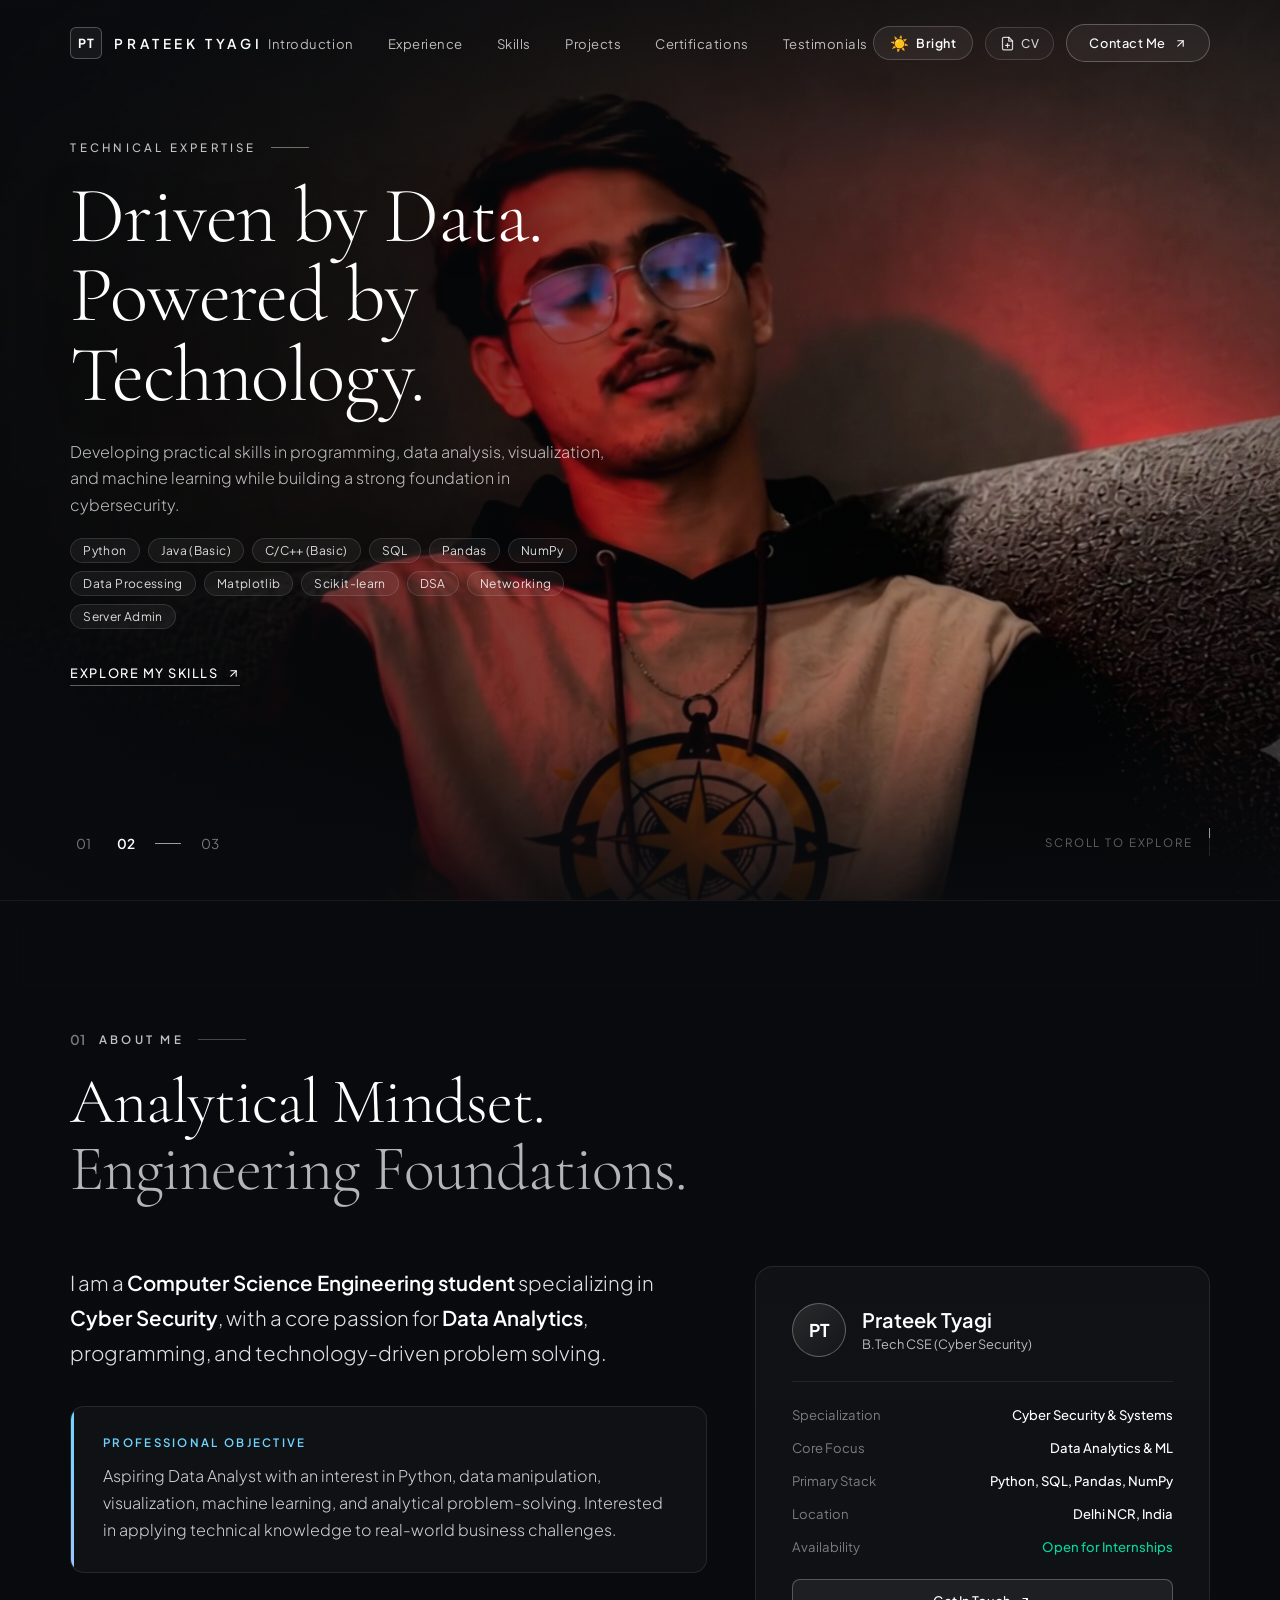
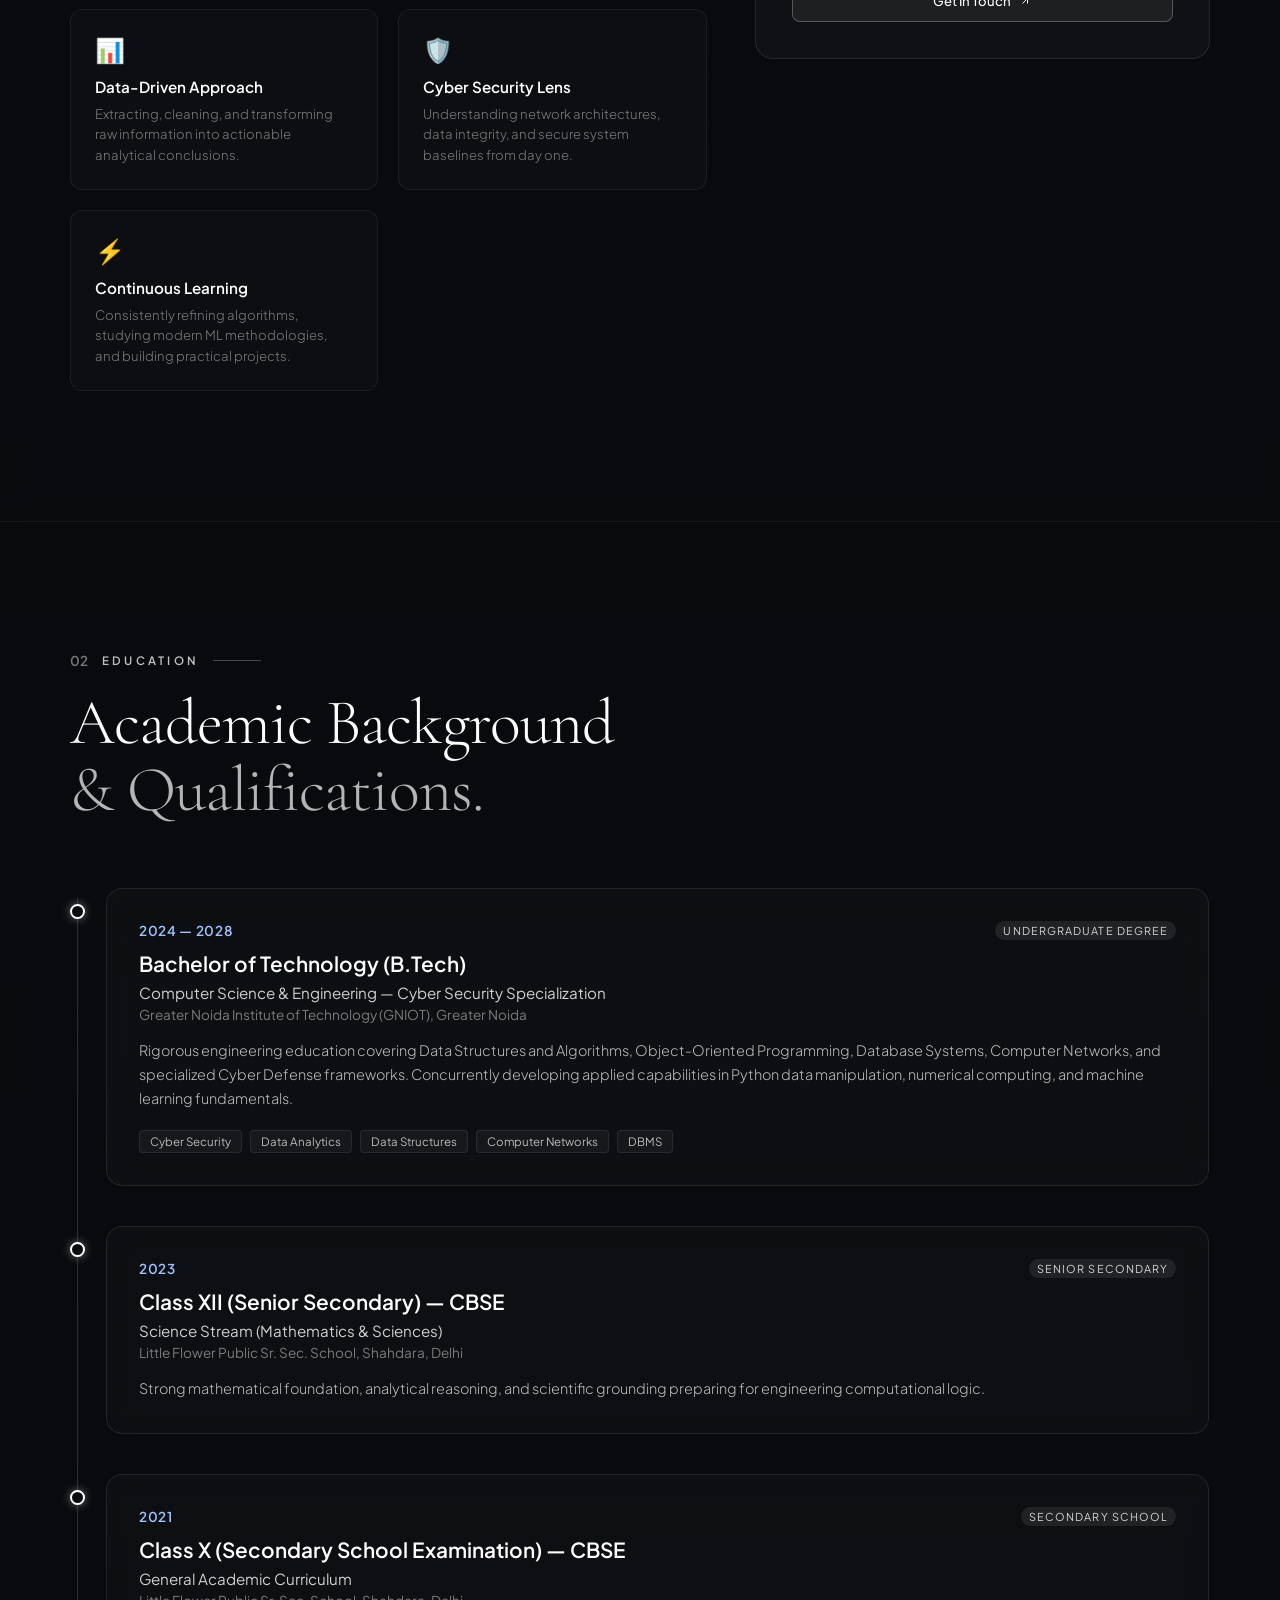
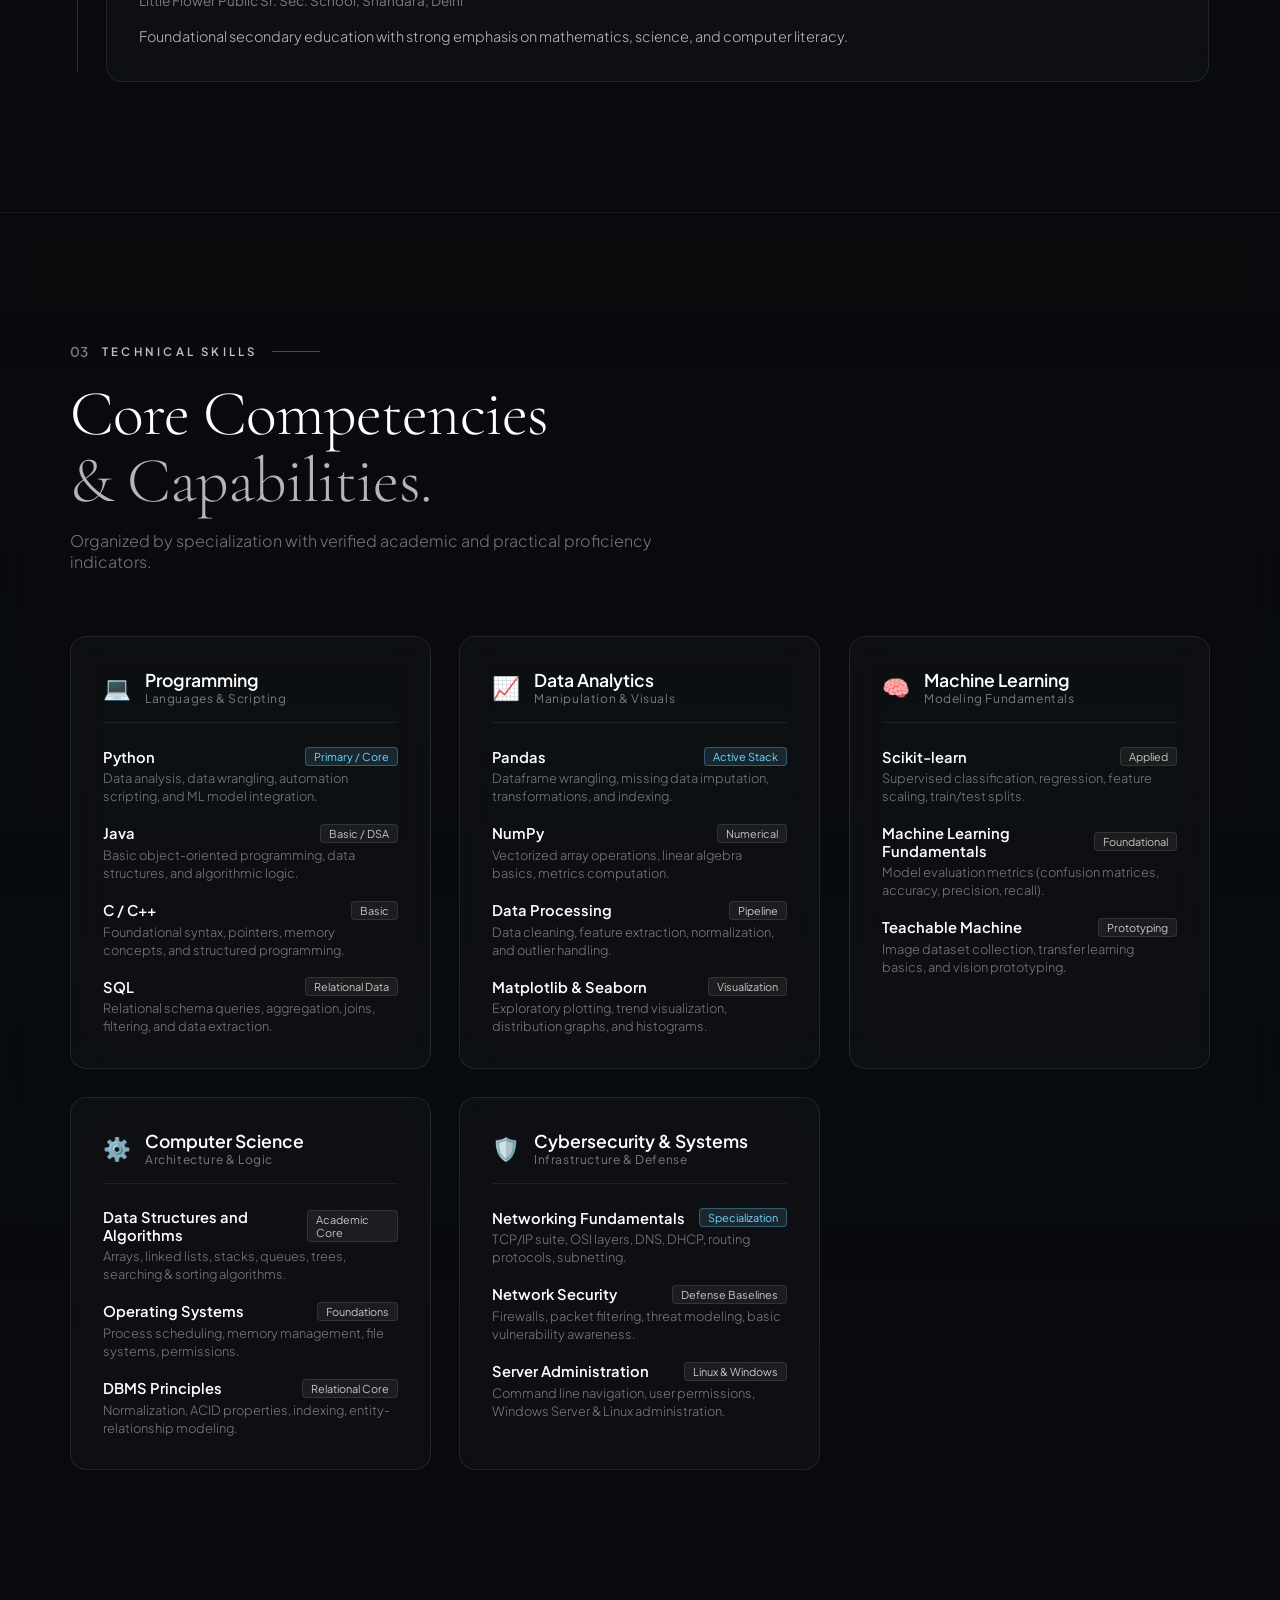
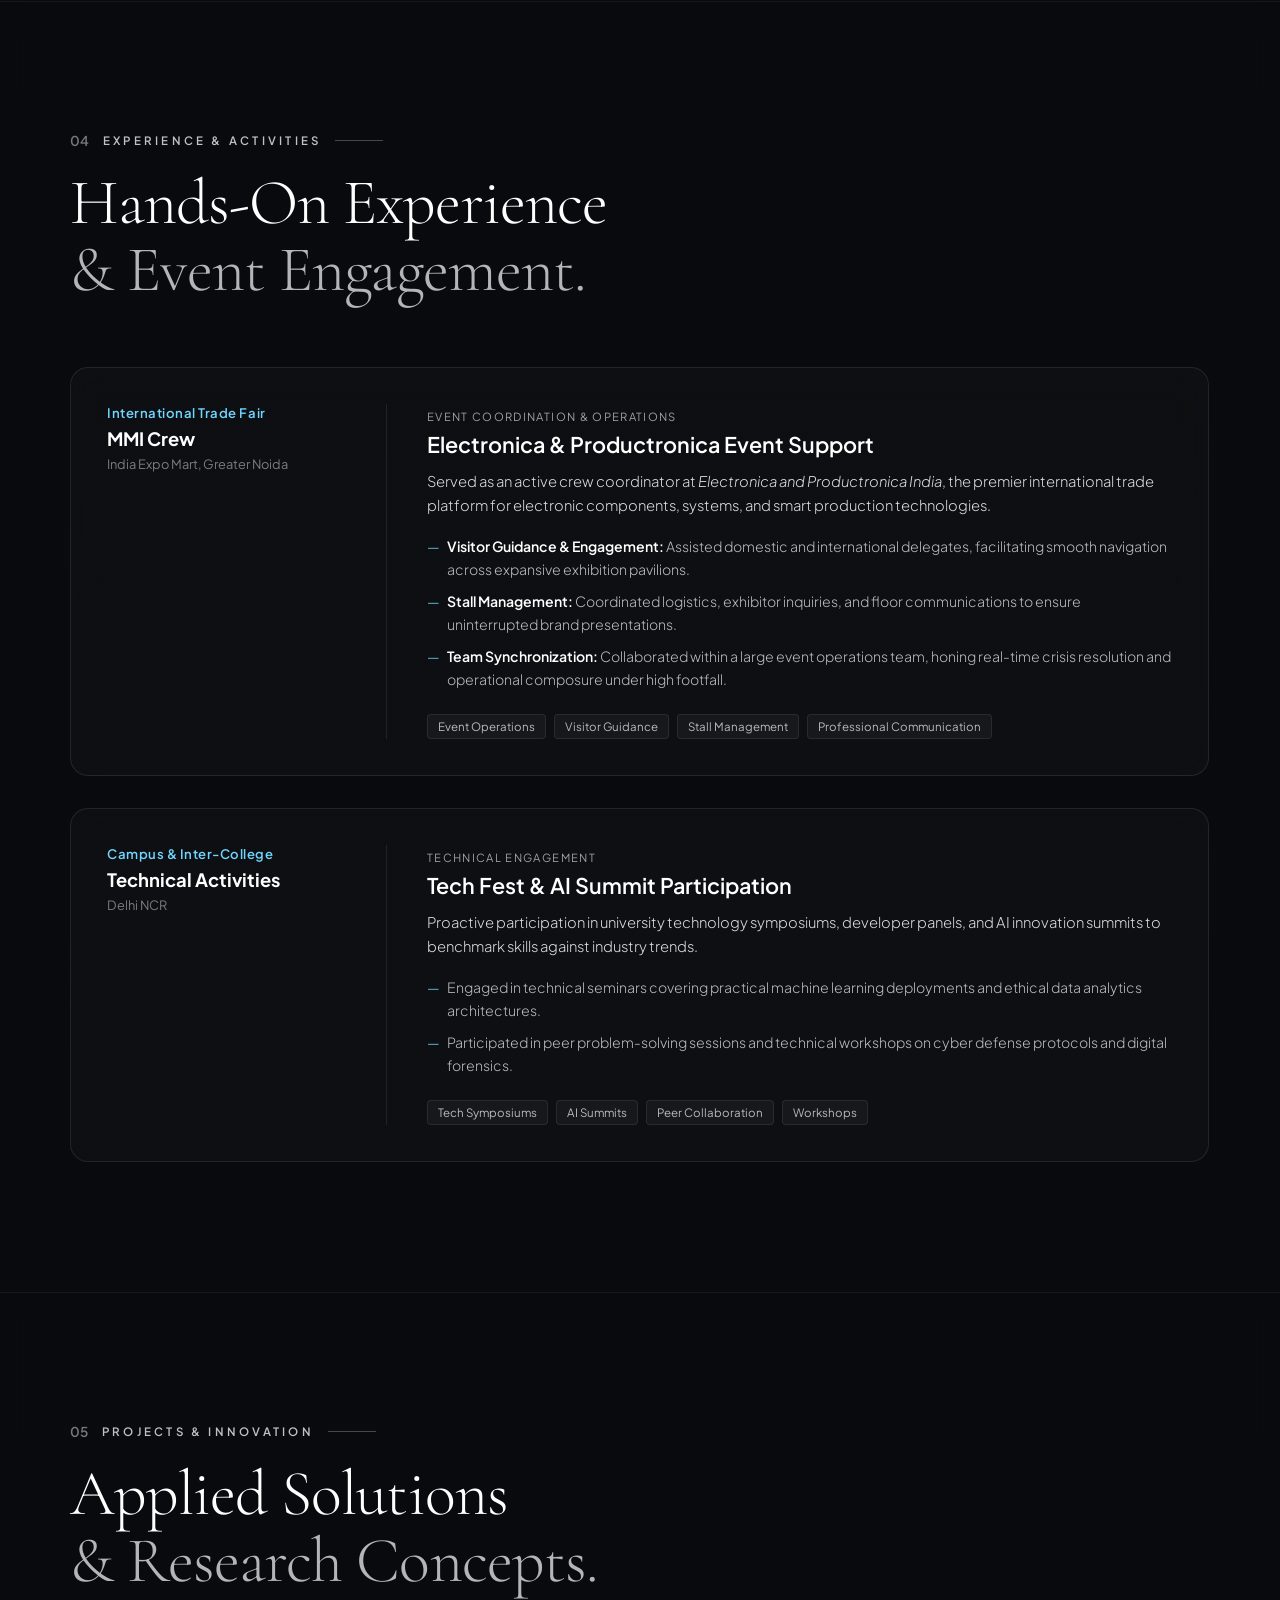
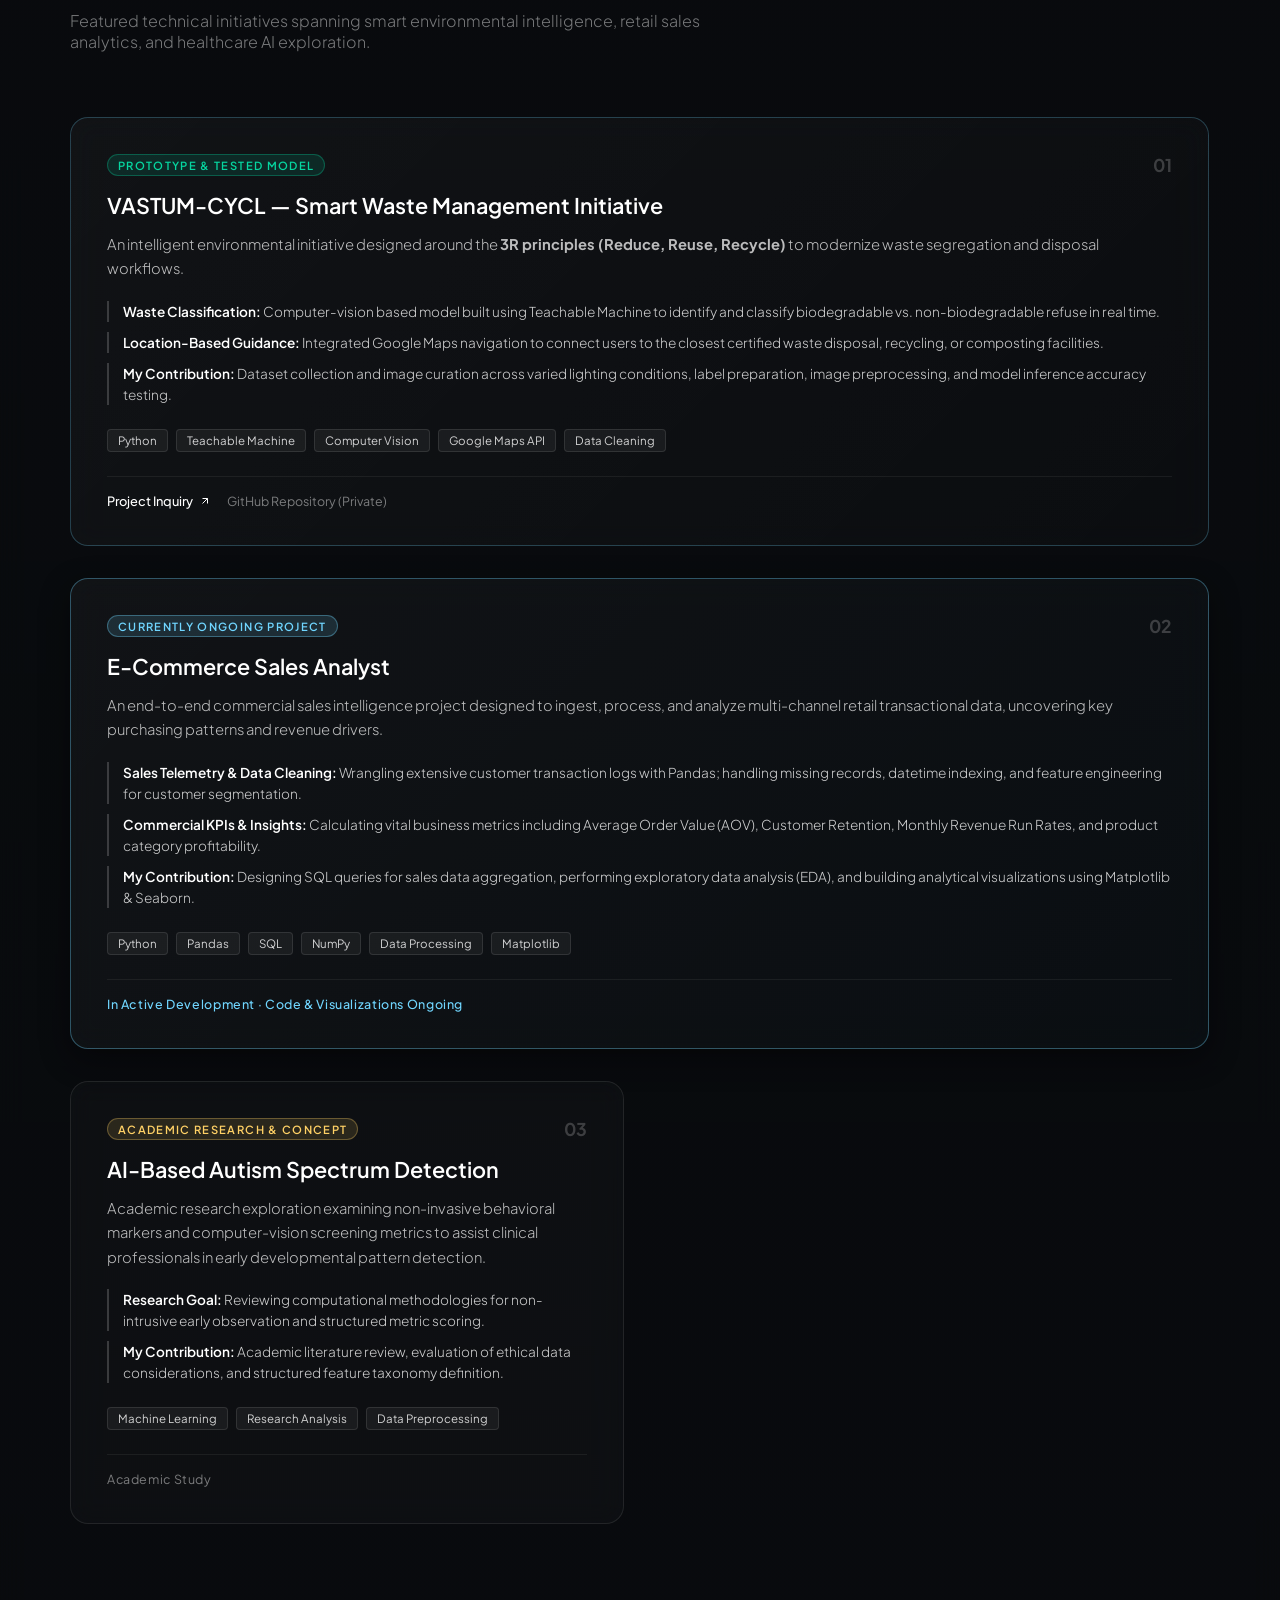
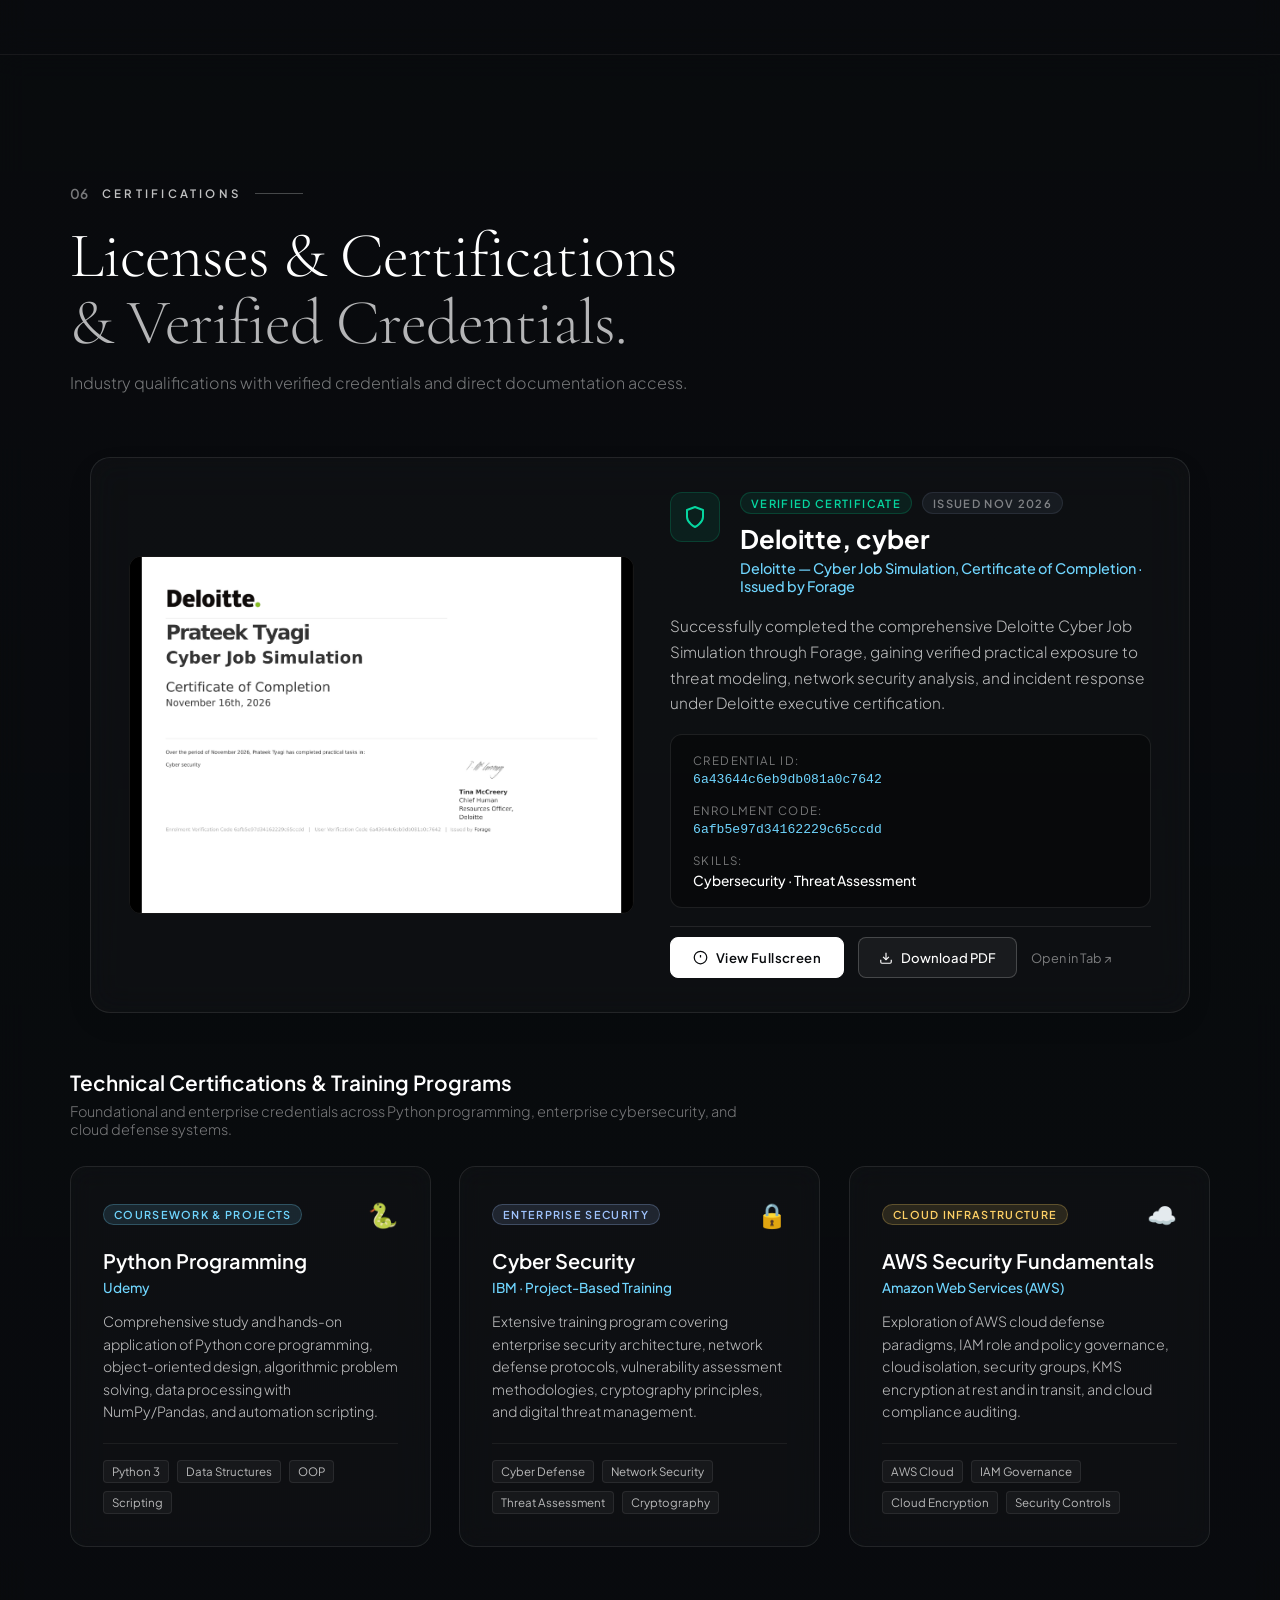
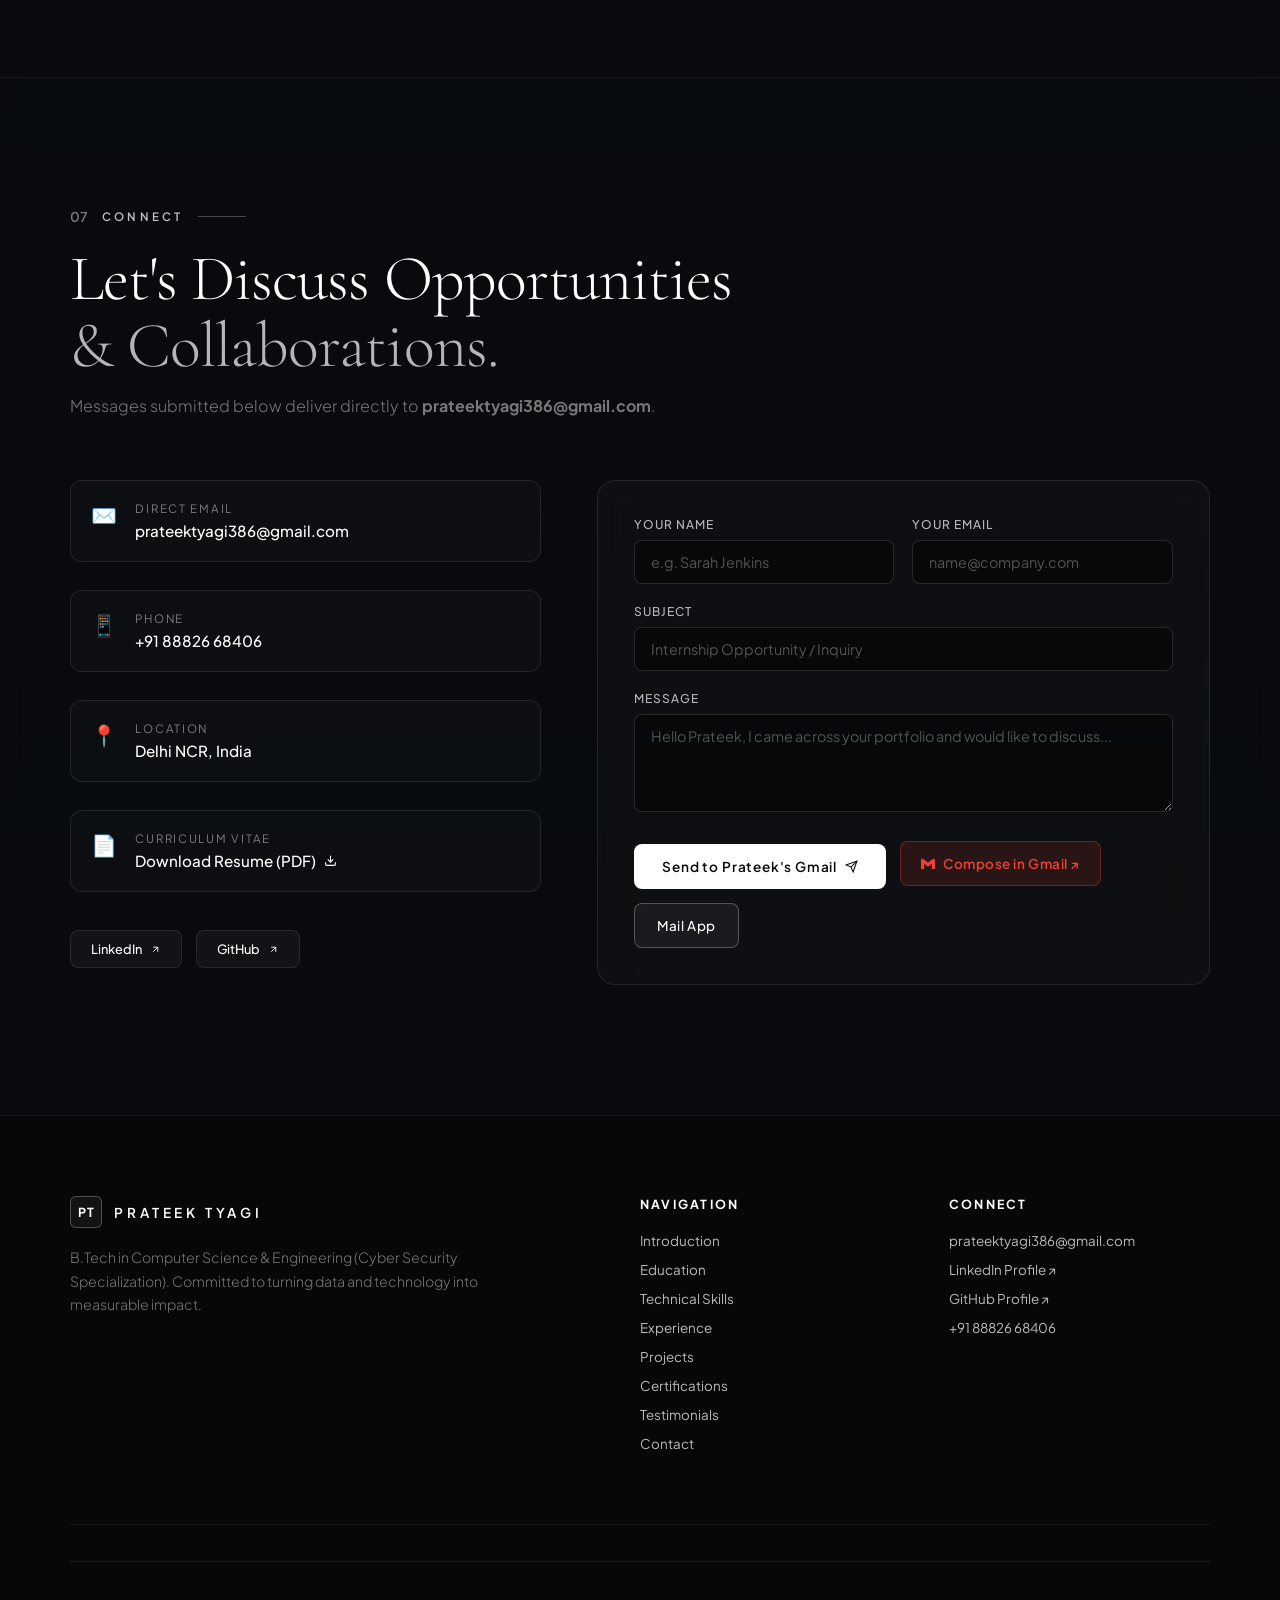
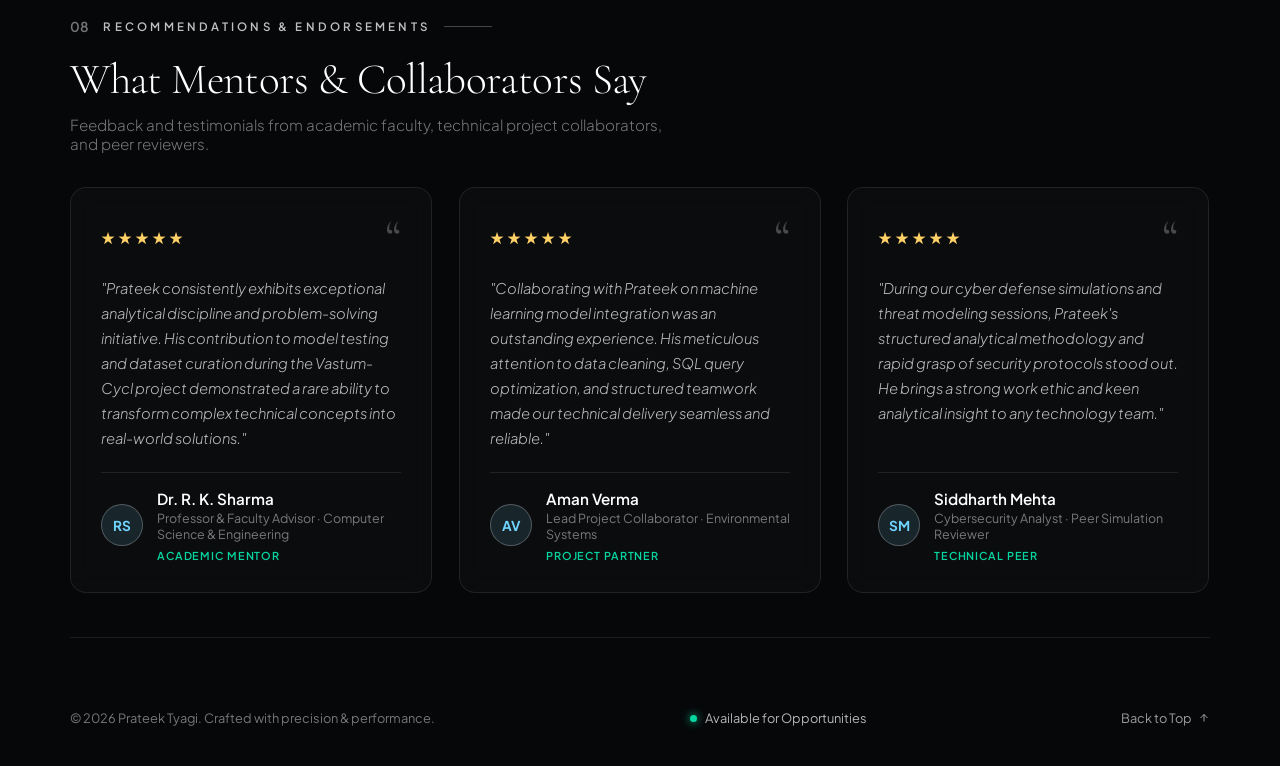
<file: index.html>
<!DOCTYPE html>
<html lang="en" data-theme="dark">
<head>
  <meta charset="UTF-8">
  <meta name="viewport" content="width=device-width, initial-scale=1.0">
  <title>Prateek Tyagi — Data Analytics & Cyber Security Portfolio</title>
  
  <!-- Google Fonts: Cormorant Garamond & Plus Jakarta Sans -->
  <link rel="preconnect" href="https://fonts.googleapis.com">
  <link rel="preconnect" href="https://fonts.gstatic.com" crossorigin>
  <link href="https://fonts.googleapis.com/css2?family=Cormorant+Garamond:ital,wght@0,300;0,400;0,500;0,600;1,300;1,400&family=Plus+Jakarta+Sans:wght@300;400;500;600;700&display=swap" rel="stylesheet">
  
  <link rel="stylesheet" href="style.css">
</head>
<body>

  <!-- Loading Bar -->
  <div id="loader-bar" class="loader-bar"></div>

  <!-- Background Canvas Container (Always Active & On) -->
  <div class="canvas-container bg-visible" id="canvas-container">
    <canvas id="animation-canvas"></canvas>
    <!-- Adaptive Theme Vignette & Gradient Overlay -->
    <div class="vignette-overlay"></div>
  </div>

  <!-- Top Navigation Header -->
  <header class="site-header" id="site-header">
    <div class="header-inner">
      <!-- Minimal Professional Logo -->
      <a href="#hero" class="brand-logo" aria-label="Prateek Tyagi Homepage">
        <span class="logo-monogram">PT</span>
        <span class="brand-name">PRATEEK TYAGI</span>
      </a>

      <!-- Navigation Links -->
      <nav class="nav-links">
        <a href="#about" class="nav-link">Introduction</a>
        <a href="#experience" class="nav-link">Experience</a>
        <a href="#skills" class="nav-link">Skills</a>
        <a href="#projects" class="nav-link">Projects</a>
        <a href="#certifications" class="nav-link">Certifications</a>
        <a href="#testimonials" class="nav-link">Testimonials</a>
      </nav>

      <!-- Header Action Buttons -->
      <div class="header-action">
        <!-- Bright / Dark Mode Theme Toggle Button -->
        <button id="theme-toggle-btn" class="btn-theme-toggle" aria-label="Toggle Bright / Dark Mode" title="Switch between Bright and Dark theme">
          <span class="theme-icon" id="theme-icon">☀️</span>
          <span class="theme-label" id="theme-label">Bright</span>
        </button>

        <a href="#contact" class="btn-resume-link" title="Download CV">
          <svg width="15" height="15" viewBox="0 0 24 24" fill="none" stroke="currentColor" stroke-width="2" stroke-linecap="round" stroke-linejoin="round">
            <path d="M14 2H6a2 2 0 0 0-2 2v16a2 2 0 0 0 2 2h12a2 2 0 0 0 2-2V8z"></path>
            <polyline points="14 2 14 8 20 8"></polyline>
            <line x1="12" y1="18" x2="12" y2="12"></line>
            <line x1="9" y1="15" x2="15" y2="15"></line>
          </svg>
          <span>CV</span>
        </a>
        <a href="#contact" class="btn-contact">
          <span>Contact Me</span>
          <svg class="btn-arrow" width="13" height="13" viewBox="0 0 24 24" fill="none" stroke="currentColor" stroke-width="2" stroke-linecap="round" stroke-linejoin="round">
            <line x1="7" y1="17" x2="17" y2="7"></line>
            <polyline points="7 7 17 7 17 17"></polyline>
          </svg>
        </a>
      </div>
    </div>
  </header>

  <!-- ========================================================================
       HERO CAROUSEL SECTION (Three-Slide Cinematic Showcase)
       ======================================================================== -->
  <section class="hero-stage" id="hero">
    <div class="hero-content">
      
      <!-- Slide 01 — INTRODUCTION -->
      <article class="hero-slide active" data-slide="0">
        <div class="category-tag">
          <span class="tag-text">PRATEEK TYAGI</span>
          <span class="tag-line"></span>
        </div>
        <h1 class="hero-title">
          Building Ideas<br>
          <span class="title-sub">Into Impact.</span>
        </h1>
        <p class="hero-desc">
          Computer Science Engineering student specializing in Cyber Security, passionate about Data Analytics, programming, and technology-driven problem solving.
        </p>
        <div class="hero-secondary-tag">
          Curious Mind. Analytical Thinking. Continuous Learning.
        </div>
        <a href="#about" class="hero-cta">
          <span>EXPLORE MY PROFILE</span>
          <svg class="cta-arrow" width="13" height="13" viewBox="0 0 24 24" fill="none" stroke="currentColor" stroke-width="2" stroke-linecap="round" stroke-linejoin="round">
            <line x1="7" y1="17" x2="17" y2="7"></line>
            <polyline points="7 7 17 7 17 17"></polyline>
          </svg>
        </a>
      </article>

      <!-- Slide 02 — TECHNICAL EXPERTISE -->
      <article class="hero-slide" data-slide="1">
        <div class="category-tag">
          <span class="tag-text">TECHNICAL EXPERTISE</span>
          <span class="tag-line"></span>
        </div>
        <h1 class="hero-title">
          Driven by Data.<br>
          <span class="title-sub">Powered by Technology.</span>
        </h1>
        <p class="hero-desc">
          Developing practical skills in programming, data analysis, visualization, and machine learning while building a strong foundation in cybersecurity.
        </p>
        <div class="hero-skills-pill-wrap">
          <span class="h-pill">Python</span>
          <span class="h-pill">Java (Basic)</span>
          <span class="h-pill">C/C++ (Basic)</span>
          <span class="h-pill">SQL</span>
          <span class="h-pill">Pandas</span>
          <span class="h-pill">NumPy</span>
          <span class="h-pill">Data Processing</span>
          <span class="h-pill">Matplotlib</span>
          <span class="h-pill">Scikit-learn</span>
          <span class="h-pill">DSA</span>
          <span class="h-pill">Networking</span>
          <span class="h-pill">Server Admin</span>
        </div>
        <a href="#skills" class="hero-cta">
          <span>EXPLORE MY SKILLS</span>
          <svg class="cta-arrow" width="13" height="13" viewBox="0 0 24 24" fill="none" stroke="currentColor" stroke-width="2" stroke-linecap="round" stroke-linejoin="round">
            <line x1="7" y1="17" x2="17" y2="7"></line>
            <polyline points="7 7 17 7 17 17"></polyline>
          </svg>
        </a>
      </article>

      <!-- Slide 03 — PROJECTS & INNOVATION -->
      <article class="hero-slide" data-slide="2">
        <div class="category-tag">
          <span class="tag-text">PROJECTS & INNOVATION</span>
          <span class="tag-line"></span>
        </div>
        <h1 class="hero-title">
          Ideas That<br>
          <span class="title-sub">Create Possibilities.</span>
        </h1>
        <p class="hero-desc">
          Turning academic knowledge into practical solutions through technology, research, experimentation, and innovative thinking.
        </p>
        <div class="hero-projects-preview-row">
          <div class="hero-project-preview">
            <span class="hp-badge">Featured</span>
            <span class="hp-name">VASTUM-CYCL — Smart Waste Management</span>
          </div>
          <div class="hero-project-preview">
            <span class="hp-badge ongoing">Ongoing</span>
            <span class="hp-name">E-Commerce Sales Analyst — Analytics Project</span>
          </div>
        </div>
        <a href="#projects" class="hero-cta">
          <span>DISCOVER MY PROJECTS</span>
          <svg class="cta-arrow" width="13" height="13" viewBox="0 0 24 24" fill="none" stroke="currentColor" stroke-width="2" stroke-linecap="round" stroke-linejoin="round">
            <line x1="7" y1="17" x2="17" y2="7"></line>
            <polyline points="7 7 17 7 17 17"></polyline>
          </svg>
        </a>
      </article>

    </div>

    <!-- Bottom Controls & Slide Navigation -->
    <footer class="hero-footer">
      <!-- Slide Indicator (01 — 02 03) -->
      <div class="slide-indicator" role="tablist" aria-label="Hero Carousel Navigation">
        <button class="slide-num active" data-target="0" role="tab" aria-selected="true" aria-label="Slide 01: Introduction">01</button>
        <span class="indicator-divider" id="indicator-line"></span>
        <button class="slide-num" data-target="1" role="tab" aria-selected="false" aria-label="Slide 02: Skills">02</button>
        <button class="slide-num" data-target="2" role="tab" aria-selected="false" aria-label="Slide 03: Projects">03</button>
      </div>

      <!-- Scroll to explore hint -->
      <a href="#about" class="scroll-hint" id="scroll-hint" aria-label="Scroll to portfolio content">
        <span class="hint-text">Scroll to explore</span>
        <div class="scroll-icon-wrap">
          <span class="scroll-track-line"></span>
          <span class="scroll-dot"></span>
        </div>
      </a>
    </footer>
  </section>

  <!-- ========================================================================
       SECTION 01: ABOUT ME / INTRODUCTION
       ======================================================================== -->
  <section class="portfolio-section" id="about">
    <div class="section-container">
      <div class="section-header">
        <div class="sec-label">
          <span class="sec-num">01</span>
          <span class="sec-tag">ABOUT ME</span>
          <span class="sec-line"></span>
        </div>
        <h2 class="sec-title">Analytical Mindset.<br><span class="sec-title-light">Engineering Foundations.</span></h2>
      </div>

      <div class="about-grid">
        <div class="about-main">
          <p class="about-lead">
            I am a <strong>Computer Science Engineering student</strong> specializing in <strong>Cyber Security</strong>, with a core passion for <strong>Data Analytics</strong>, programming, and technology-driven problem solving.
          </p>
          <div class="objective-card">
            <div class="obj-badge">Professional Objective</div>
            <p class="obj-text">
              Aspiring Data Analyst with an interest in Python, data manipulation, visualization, machine learning, and analytical problem-solving. Interested in applying technical knowledge to real-world business challenges.
            </p>
          </div>

          <div class="pillars-row">
            <div class="pillar-box">
              <span class="pillar-icon">📊</span>
              <h3 class="pillar-title">Data-Driven Approach</h3>
              <p class="pillar-desc">Extracting, cleaning, and transforming raw information into actionable analytical conclusions.</p>
            </div>
            <div class="pillar-box">
              <span class="pillar-icon">🛡️</span>
              <h3 class="pillar-title">Cyber Security Lens</h3>
              <p class="pillar-desc">Understanding network architectures, data integrity, and secure system baselines from day one.</p>
            </div>
            <div class="pillar-box">
              <span class="pillar-icon">⚡</span>
              <h3 class="pillar-title">Continuous Learning</h3>
              <p class="pillar-desc">Consistently refining algorithms, studying modern ML methodologies, and building practical projects.</p>
            </div>
          </div>
        </div>

        <div class="about-sidebar">
          <div class="profile-card">
            <div class="profile-header">
              <div class="profile-avatar-monogram">PT</div>
              <div class="profile-id">
                <h3 class="profile-name">Prateek Tyagi</h3>
                <span class="profile-title">B.Tech CSE (Cyber Security)</span>
              </div>
            </div>

            <div class="profile-specs">
              <div class="spec-item">
                <span class="spec-label">Specialization</span>
                <span class="spec-val">Cyber Security & Systems</span>
              </div>
              <div class="spec-item">
                <span class="spec-label">Core Focus</span>
                <span class="spec-val">Data Analytics & ML</span>
              </div>
              <div class="spec-item">
                <span class="spec-label">Primary Stack</span>
                <span class="spec-val">Python, SQL, Pandas, NumPy</span>
              </div>
              <div class="spec-item">
                <span class="spec-label">Location</span>
                <span class="spec-val">Delhi NCR, India</span>
              </div>
              <div class="spec-item">
                <span class="spec-label">Availability</span>
                <span class="spec-val status-avail">Open for Internships</span>
              </div>
            </div>

            <a href="#contact" class="btn-card-cta">
              <span>Get In Touch</span>
              <svg width="12" height="12" viewBox="0 0 24 24" fill="none" stroke="currentColor" stroke-width="2"><line x1="7" y1="17" x2="17" y2="7"></line><polyline points="7 7 17 7 17 17"></polyline></svg>
            </a>
          </div>
        </div>
      </div>
    </div>
  </section>

  <!-- ========================================================================
       SECTION 02: EDUCATION
       ======================================================================== -->
  <section class="portfolio-section" id="education">
    <div class="section-container">
      <div class="section-header">
        <div class="sec-label">
          <span class="sec-num">02</span>
          <span class="sec-tag">EDUCATION</span>
          <span class="sec-line"></span>
        </div>
        <h2 class="sec-title">Academic Background<br><span class="sec-title-light">& Qualifications.</span></h2>
      </div>

      <div class="timeline-wrap">
        <!-- Education Item 1: B.Tech -->
        <div class="timeline-item">
          <div class="tl-marker"></div>
          <div class="tl-card">
            <div class="tl-top">
              <span class="tl-period">2024 — 2028</span>
              <span class="tl-status-badge">Undergraduate Degree</span>
            </div>
            <h3 class="tl-degree">Bachelor of Technology (B.Tech)</h3>
            <div class="tl-spec">Computer Science & Engineering — Cyber Security Specialization</div>
            <div class="tl-inst">Greater Noida Institute of Technology (GNIOT), Greater Noida</div>
            <p class="tl-desc">
              Rigorous engineering education covering Data Structures and Algorithms, Object-Oriented Programming, Database Systems, Computer Networks, and specialized Cyber Defense frameworks. Concurrently developing applied capabilities in Python data manipulation, numerical computing, and machine learning fundamentals.
            </p>
            <div class="tl-tags">
              <span class="tl-tag">Cyber Security</span>
              <span class="tl-tag">Data Analytics</span>
              <span class="tl-tag">Data Structures</span>
              <span class="tl-tag">Computer Networks</span>
              <span class="tl-tag">DBMS</span>
            </div>
          </div>
        </div>

        <!-- Education Item 2: Class 12 -->
        <div class="timeline-item">
          <div class="tl-marker"></div>
          <div class="tl-card">
            <div class="tl-top">
              <span class="tl-period">2023</span>
              <span class="tl-status-badge">Senior Secondary</span>
            </div>
            <h3 class="tl-degree">Class XII (Senior Secondary) — CBSE</h3>
            <div class="tl-spec">Science Stream (Mathematics & Sciences)</div>
            <div class="tl-inst">Little Flower Public Sr. Sec. School, Shahdara, Delhi</div>
            <p class="tl-desc">
              Strong mathematical foundation, analytical reasoning, and scientific grounding preparing for engineering computational logic.
            </p>
          </div>
        </div>

        <!-- Education Item 3: Class 10 -->
        <div class="timeline-item">
          <div class="tl-marker"></div>
          <div class="tl-card">
            <div class="tl-top">
              <span class="tl-period">2021</span>
              <span class="tl-status-badge">Secondary School</span>
            </div>
            <h3 class="tl-degree">Class X (Secondary School Examination) — CBSE</h3>
            <div class="tl-spec">General Academic Curriculum</div>
            <div class="tl-inst">Little Flower Public Sr. Sec. School, Shahdara, Delhi</div>
            <p class="tl-desc">
              Foundational secondary education with strong emphasis on mathematics, science, and computer literacy.
            </p>
          </div>
        </div>
      </div>
    </div>
  </section>

  <!-- ========================================================================
       SECTION 03: TECHNICAL SKILLS
       ======================================================================== -->
  <section class="portfolio-section" id="skills">
    <div class="section-container">
      <div class="section-header">
        <div class="sec-label">
          <span class="sec-num">03</span>
          <span class="sec-tag">TECHNICAL SKILLS</span>
          <span class="sec-line"></span>
        </div>
        <h2 class="sec-title">Core Competencies<br><span class="sec-title-light">& Capabilities.</span></h2>
        <p class="sec-subtitle">Organized by specialization with verified academic and practical proficiency indicators.</p>
      </div>

      <div class="skills-grid">
        <!-- Programming -->
        <div class="skill-group-card">
          <div class="sg-header">
            <span class="sg-icon">💻</span>
            <div class="sg-meta">
              <h3 class="sg-title">Programming</h3>
              <span class="sg-sub">Languages & Scripting</span>
            </div>
          </div>
          <div class="skill-items">
            <div class="skill-item">
              <div class="si-info">
                <span class="si-name">Python</span>
                <span class="si-badge primary">Primary / Core</span>
              </div>
              <p class="si-detail">Data analysis, data wrangling, automation scripting, and ML model integration.</p>
            </div>
            <div class="skill-item">
              <div class="si-info">
                <span class="si-name">Java</span>
                <span class="si-badge">Basic / DSA</span>
              </div>
              <p class="si-detail">Basic object-oriented programming, data structures, and algorithmic logic.</p>
            </div>
            <div class="skill-item">
              <div class="si-info">
                <span class="si-name">C / C++</span>
                <span class="si-badge">Basic</span>
              </div>
              <p class="si-detail">Foundational syntax, pointers, memory concepts, and structured programming.</p>
            </div>
            <div class="skill-item">
              <div class="si-info">
                <span class="si-name">SQL</span>
                <span class="si-badge">Relational Data</span>
              </div>
              <p class="si-detail">Relational schema queries, aggregation, joins, filtering, and data extraction.</p>
            </div>
          </div>
        </div>

        <!-- Data Analytics -->
        <div class="skill-group-card">
          <div class="sg-header">
            <span class="sg-icon">📈</span>
            <div class="sg-meta">
              <h3 class="sg-title">Data Analytics</h3>
              <span class="sg-sub">Manipulation & Visuals</span>
            </div>
          </div>
          <div class="skill-items">
            <div class="skill-item">
              <div class="si-info">
                <span class="si-name">Pandas</span>
                <span class="si-badge primary">Active Stack</span>
              </div>
              <p class="si-detail">Dataframe wrangling, missing data imputation, transformations, and indexing.</p>
            </div>
            <div class="skill-item">
              <div class="si-info">
                <span class="si-name">NumPy</span>
                <span class="si-badge">Numerical</span>
              </div>
              <p class="si-detail">Vectorized array operations, linear algebra basics, metrics computation.</p>
            </div>
            <div class="skill-item">
              <div class="si-info">
                <span class="si-name">Data Processing</span>
                <span class="si-badge">Pipeline</span>
              </div>
              <p class="si-detail">Data cleaning, feature extraction, normalization, and outlier handling.</p>
            </div>
            <div class="skill-item">
              <div class="si-info">
                <span class="si-name">Matplotlib & Seaborn</span>
                <span class="si-badge">Visualization</span>
              </div>
              <p class="si-detail">Exploratory plotting, trend visualization, distribution graphs, and histograms.</p>
            </div>
          </div>
        </div>

        <!-- Machine Learning -->
        <div class="skill-group-card">
          <div class="sg-header">
            <span class="sg-icon">🧠</span>
            <div class="sg-meta">
              <h3 class="sg-title">Machine Learning</h3>
              <span class="sg-sub">Modeling Fundamentals</span>
            </div>
          </div>
          <div class="skill-items">
            <div class="skill-item">
              <div class="si-info">
                <span class="si-name">Scikit-learn</span>
                <span class="si-badge">Applied</span>
              </div>
              <p class="si-detail">Supervised classification, regression, feature scaling, train/test splits.</p>
            </div>
            <div class="skill-item">
              <div class="si-info">
                <span class="si-name">Machine Learning Fundamentals</span>
                <span class="si-badge">Foundational</span>
              </div>
              <p class="si-detail">Model evaluation metrics (confusion matrices, accuracy, precision, recall).</p>
            </div>
            <div class="skill-item">
              <div class="si-info">
                <span class="si-name">Teachable Machine</span>
                <span class="si-badge">Prototyping</span>
              </div>
              <p class="si-detail">Image dataset collection, transfer learning basics, and vision prototyping.</p>
            </div>
          </div>
        </div>

        <!-- Computer Science -->
        <div class="skill-group-card">
          <div class="sg-header">
            <span class="sg-icon">⚙️</span>
            <div class="sg-meta">
              <h3 class="sg-title">Computer Science</h3>
              <span class="sg-sub">Architecture & Logic</span>
            </div>
          </div>
          <div class="skill-items">
            <div class="skill-item">
              <div class="si-info">
                <span class="si-name">Data Structures and Algorithms</span>
                <span class="si-badge">Academic Core</span>
              </div>
              <p class="si-detail">Arrays, linked lists, stacks, queues, trees, searching & sorting algorithms.</p>
            </div>
            <div class="skill-item">
              <div class="si-info">
                <span class="si-name">Operating Systems</span>
                <span class="si-badge">Foundations</span>
              </div>
              <p class="si-detail">Process scheduling, memory management, file systems, permissions.</p>
            </div>
            <div class="skill-item">
              <div class="si-info">
                <span class="si-name">DBMS Principles</span>
                <span class="si-badge">Relational Core</span>
              </div>
              <p class="si-detail">Normalization, ACID properties, indexing, entity-relationship modeling.</p>
            </div>
          </div>
        </div>

        <!-- Cyber Security & Systems -->
        <div class="skill-group-card">
          <div class="sg-header">
            <span class="sg-icon">🛡️</span>
            <div class="sg-meta">
              <h3 class="sg-title">Cybersecurity & Systems</h3>
              <span class="sg-sub">Infrastructure & Defense</span>
            </div>
          </div>
          <div class="skill-items">
            <div class="skill-item">
              <div class="si-info">
                <span class="si-name">Networking Fundamentals</span>
                <span class="si-badge primary">Specialization</span>
              </div>
              <p class="si-detail">TCP/IP suite, OSI layers, DNS, DHCP, routing protocols, subnetting.</p>
            </div>
            <div class="skill-item">
              <div class="si-info">
                <span class="si-name">Network Security</span>
                <span class="si-badge">Defense Baselines</span>
              </div>
              <p class="si-detail">Firewalls, packet filtering, threat modeling, basic vulnerability awareness.</p>
            </div>
            <div class="skill-item">
              <div class="si-info">
                <span class="si-name">Server Administration</span>
                <span class="si-badge">Linux & Windows</span>
              </div>
              <p class="si-detail">Command line navigation, user permissions, Windows Server & Linux administration.</p>
            </div>
          </div>
        </div>
      </div>
    </div>
  </section>

  <!-- ========================================================================
       SECTION 04: EXPERIENCE & ACTIVITIES
       ======================================================================== -->
  <section class="portfolio-section" id="experience">
    <div class="section-container">
      <div class="section-header">
        <div class="sec-label">
          <span class="sec-num">04</span>
          <span class="sec-tag">EXPERIENCE & ACTIVITIES</span>
          <span class="sec-line"></span>
        </div>
        <h2 class="sec-title">Hands-On Experience<br><span class="sec-title-light">& Event Engagement.</span></h2>
      </div>

      <div class="experience-list">
        <!-- Experience Card 1: Electronica and Productronica -->
        <div class="exp-card">
          <div class="exp-side">
            <div class="exp-period">International Trade Fair</div>
            <div class="exp-org">MMI Crew</div>
            <span class="exp-loc">India Expo Mart, Greater Noida</span>
          </div>
          <div class="exp-content">
            <div class="exp-badge">Event Coordination & Operations</div>
            <h3 class="exp-role">Electronica & Productronica Event Support</h3>
            <p class="exp-summary">
              Served as an active crew coordinator at <em>Electronica and Productronica India</em>, the premier international trade platform for electronic components, systems, and smart production technologies.
            </p>
            <ul class="exp-bullets">
              <li><strong>Visitor Guidance & Engagement:</strong> Assisted domestic and international delegates, facilitating smooth navigation across expansive exhibition pavilions.</li>
              <li><strong>Stall Management:</strong> Coordinated logistics, exhibitor inquiries, and floor communications to ensure uninterrupted brand presentations.</li>
              <li><strong>Team Synchronization:</strong> Collaborated within a large event operations team, honing real-time crisis resolution and operational composure under high footfall.</li>
            </ul>
            <div class="exp-tags">
              <span>Event Operations</span>
              <span>Visitor Guidance</span>
              <span>Stall Management</span>
              <span>Professional Communication</span>
            </div>
          </div>
        </div>

        <!-- Experience Card 2: Tech Fest & AI Summits -->
        <div class="exp-card">
          <div class="exp-side">
            <div class="exp-period">Campus & Inter-College</div>
            <div class="exp-org">Technical Activities</div>
            <span class="exp-loc">Delhi NCR</span>
          </div>
          <div class="exp-content">
            <div class="exp-badge">Technical Engagement</div>
            <h3 class="exp-role">Tech Fest & AI Summit Participation</h3>
            <p class="exp-summary">
              Proactive participation in university technology symposiums, developer panels, and AI innovation summits to benchmark skills against industry trends.
            </p>
            <ul class="exp-bullets">
              <li>Engaged in technical seminars covering practical machine learning deployments and ethical data analytics architectures.</li>
              <li>Participated in peer problem-solving sessions and technical workshops on cyber defense protocols and digital forensics.</li>
            </ul>
            <div class="exp-tags">
              <span>Tech Symposiums</span>
              <span>AI Summits</span>
              <span>Peer Collaboration</span>
              <span>Workshops</span>
            </div>
          </div>
        </div>
      </div>
    </div>
  </section>

  <!-- ========================================================================
       SECTION 05: PROJECTS & INNOVATION (Clean 3-Project Lineup)
       ======================================================================== -->
  <section class="portfolio-section" id="projects">
    <div class="section-container">
      <div class="section-header">
        <div class="sec-label">
          <span class="sec-num">05</span>
          <span class="sec-tag">PROJECTS & INNOVATION</span>
          <span class="sec-line"></span>
        </div>
        <h2 class="sec-title">Applied Solutions<br><span class="sec-title-light">& Research Concepts.</span></h2>
        <p class="sec-subtitle">Featured technical initiatives spanning smart environmental intelligence, retail sales analytics, and healthcare AI exploration.</p>
      </div>

      <div class="projects-grid">
        <!-- Project 1: VASTUM-CYCL (Flagship Project) -->
        <div class="project-card featured">
          <div class="proj-header">
            <div class="proj-status active">Prototype & Tested Model</div>
            <span class="proj-num">01</span>
          </div>
          <h3 class="proj-title">VASTUM-CYCL — Smart Waste Management Initiative</h3>
          <p class="proj-desc">
            An intelligent environmental initiative designed around the <strong>3R principles (Reduce, Reuse, Recycle)</strong> to modernize waste segregation and disposal workflows.
          </p>
          <div class="proj-highlights">
            <div class="ph-item">
              <strong>Waste Classification:</strong> Computer-vision based model built using Teachable Machine to identify and classify biodegradable vs. non-biodegradable refuse in real time.
            </div>
            <div class="ph-item">
              <strong>Location-Based Guidance:</strong> Integrated Google Maps navigation to connect users to the closest certified waste disposal, recycling, or composting facilities.
            </div>
            <div class="ph-item">
              <strong>My Contribution:</strong> Dataset collection and image curation across varied lighting conditions, label preparation, image preprocessing, and model inference accuracy testing.
            </div>
          </div>
          <div class="proj-tech-stack">
            <span class="pt-tag">Python</span>
            <span class="pt-tag">Teachable Machine</span>
            <span class="pt-tag">Computer Vision</span>
            <span class="pt-tag">Google Maps API</span>
            <span class="pt-tag">Data Cleaning</span>
          </div>
          <div class="proj-links">
            <a href="#contact" class="proj-link primary">
              <span>Project Inquiry</span>
              <svg width="12" height="12" viewBox="0 0 24 24" fill="none" stroke="currentColor" stroke-width="2"><line x1="7" y1="17" x2="17" y2="7"></line><polyline points="7 7 17 7 17 17"></polyline></svg>
            </a>
            <span class="proj-link-disabled">GitHub Repository (Private)</span>
          </div>
        </div>

        <!-- Project 2: E-Commerce Sales Analyst (Currently Ongoing) -->
        <div class="project-card featured-ongoing">
          <div class="proj-header">
            <div class="proj-status ongoing-active">Currently Ongoing Project</div>
            <span class="proj-num">02</span>
          </div>
          <h3 class="proj-title">E-Commerce Sales Analyst</h3>
          <p class="proj-desc">
            An end-to-end commercial sales intelligence project designed to ingest, process, and analyze multi-channel retail transactional data, uncovering key purchasing patterns and revenue drivers.
          </p>
          <div class="proj-highlights">
            <div class="ph-item">
              <strong>Sales Telemetry & Data Cleaning:</strong> Wrangling extensive customer transaction logs with Pandas; handling missing records, datetime indexing, and feature engineering for customer segmentation.
            </div>
            <div class="ph-item">
              <strong>Commercial KPIs & Insights:</strong> Calculating vital business metrics including Average Order Value (AOV), Customer Retention, Monthly Revenue Run Rates, and product category profitability.
            </div>
            <div class="ph-item">
              <strong>My Contribution:</strong> Designing SQL queries for sales data aggregation, performing exploratory data analysis (EDA), and building analytical visualizations using Matplotlib & Seaborn.
            </div>
          </div>
          <div class="proj-tech-stack">
            <span class="pt-tag">Python</span>
            <span class="pt-tag">Pandas</span>
            <span class="pt-tag">SQL</span>
            <span class="pt-tag">NumPy</span>
            <span class="pt-tag">Data Processing</span>
            <span class="pt-tag">Matplotlib</span>
          </div>
          <div class="proj-links">
            <span class="proj-link-status ongoing-tag">In Active Development · Code & Visualizations Ongoing</span>
          </div>
        </div>

        <!-- Project 3: AI-Based Autism Detection -->
        <div class="project-card">
          <div class="proj-header">
            <div class="proj-status research">Academic Research & Concept</div>
            <span class="proj-num">03</span>
          </div>
          <h3 class="proj-title">AI-Based Autism Spectrum Detection</h3>
          <p class="proj-desc">
            Academic research exploration examining non-invasive behavioral markers and computer-vision screening metrics to assist clinical professionals in early developmental pattern detection.
          </p>
          <div class="proj-highlights">
            <div class="ph-item">
              <strong>Research Goal:</strong> Reviewing computational methodologies for non-intrusive early observation and structured metric scoring.
            </div>
            <div class="ph-item">
              <strong>My Contribution:</strong> Academic literature review, evaluation of ethical data considerations, and structured feature taxonomy definition.
            </div>
          </div>
          <div class="proj-tech-stack">
            <span class="pt-tag">Machine Learning</span>
            <span class="pt-tag">Research Analysis</span>
            <span class="pt-tag">Data Preprocessing</span>
          </div>
          <div class="proj-links">
            <span class="proj-link-status">Academic Study</span>
          </div>
        </div>
      </div>
    </div>
  </section>

  <!-- ========================================================================
       SECTION 06: CERTIFICATIONS & CREDENTIALS (Clean Name & Verification)
       ======================================================================== -->
  <section class="portfolio-section" id="certifications">
    <div class="section-container">
      <div class="section-header">
        <div class="sec-label">
          <span class="sec-num">06</span>
          <span class="sec-tag">CERTIFICATIONS</span>
          <span class="sec-line"></span>
        </div>
        <h2 class="sec-title">Licenses & Certifications<br><span class="sec-title-light">& Verified Credentials.</span></h2>
        <p class="sec-subtitle">Industry qualifications with verified credentials and direct documentation access.</p>
      </div>

      <!-- Featured Deloitte Certificate Card with Visible Certificate Image -->
      <div class="cert-clean-card">
        <!-- Certificate Image Column -->
        <div class="ccc-preview-col" id="cert-thumb-trigger" title="Click to view full certificate">
          <div class="ccc-img-wrap">
            <img src="certificates/deloitte_cyber_job_simulation.png" alt="Deloitte Cyber Job Simulation Certificate of Completion for Prateek Tyagi" class="ccc-cert-img">
            <div class="ccc-img-overlay">
              <span class="ccc-zoom-badge">
                <svg width="14" height="14" viewBox="0 0 24 24" fill="none" stroke="currentColor" stroke-width="2"><circle cx="11" cy="11" r="8"></circle><line x1="21" y1="21" x2="16.65" y2="16.65"></line><line x1="11" y1="8" x2="11" y2="14"></line><line x1="8" y1="11" x2="14" y2="11"></line></svg>
                <span>Click to Expand</span>
              </span>
            </div>
          </div>
        </div>

        <!-- Credential Details Column -->
        <div class="ccc-details-col">
          <div class="ccc-header">
            <div class="ccc-icon-wrap">
              <svg width="24" height="24" viewBox="0 0 24 24" fill="none" stroke="currentColor" stroke-width="2" stroke-linecap="round" stroke-linejoin="round">
                <path d="M12 22s8-4 8-10V5l-8-3-8 3v7c0 6 8 10 8 10z"></path>
              </svg>
            </div>
            <div class="ccc-meta">
              <div class="ccc-badges">
                <span class="ccc-badge primary">Verified Certificate</span>
                <span class="ccc-badge date">Issued Nov 2026</span>
              </div>
              <h3 class="ccc-title">Deloitte, cyber</h3>
              <div class="ccc-issuer">Deloitte — Cyber Job Simulation, Certificate of Completion · Issued by Forage</div>
            </div>
          </div>

          <p class="ccc-desc">
            Successfully completed the comprehensive Deloitte Cyber Job Simulation through Forage, gaining verified practical exposure to threat modeling, network security analysis, and incident response under Deloitte executive certification.
          </p>

          <div class="ccc-meta-grid">
            <div class="ccc-meta-item">
              <span class="ccc-label">Credential ID:</span>
              <span class="ccc-val code">6a43644c6eb9db081a0c7642</span>
            </div>
            <div class="ccc-meta-item">
              <span class="ccc-label">Enrolment Code:</span>
              <span class="ccc-val code">6afb5e97d34162229c65ccdd</span>
            </div>
            <div class="ccc-meta-item">
              <span class="ccc-label">Skills:</span>
              <span class="ccc-val">Cybersecurity · Threat Assessment</span>
            </div>
          </div>

          <div class="ccc-actions">
            <button class="btn-cert-primary" id="btn-open-cert-modal" title="Click to inspect full certificate image">
              <svg width="15" height="15" viewBox="0 0 24 24" fill="none" stroke="currentColor" stroke-width="2"><circle cx="12" cy="12" r="10"></circle><line x1="12" y1="8" x2="12" y2="12"></line><line x1="12" y1="16" x2="12.01" y2="16"></line></svg>
              <span>View Fullscreen</span>
            </button>
            <a href="certificates/deloitte_cyber_job_simulation.pdf" target="_blank" download="Prateek_Tyagi_Deloitte_Cyber_Certificate.pdf" class="btn-cert-secondary" title="Download official PDF certificate">
              <svg width="14" height="14" viewBox="0 0 24 24" fill="none" stroke="currentColor" stroke-width="2"><path d="M21 15v4a2 2 0 0 1-2 2H5a2 2 0 0 1-2-2v-4"></path><polyline points="7 10 12 15 17 10"></polyline><line x1="12" y1="15" x2="12" y2="3"></line></svg>
              <span>Download PDF</span>
            </a>
            <a href="certificates/deloitte_cyber_job_simulation.pdf" target="_blank" class="btn-cert-link">
              <span>Open in Tab ↗</span>
            </a>
          </div>
        </div>
      </div>

      <!-- Additional Technical Certifications & Specializations -->
      <div class="cert-sub-header">
        <h3 class="cert-sub-title">Technical Certifications & Training Programs</h3>
        <p class="cert-sub-desc">Foundational and enterprise credentials across Python programming, enterprise cybersecurity, and cloud defense systems.</p>
      </div>

      <div class="certifications-grid">
        <!-- Certificate 1: Python Programming (Udemy) -->
        <div class="cert-card">
          <div class="cert-top">
            <span class="cert-badge python">Coursework &amp; Projects</span>
            <div class="cert-icon">🐍</div>
          </div>
          <div class="cert-body">
            <h4 class="cert-name">Python Programming</h4>
            <div class="cert-issuer">Udemy</div>
            <p class="cert-desc">
              Comprehensive study and hands-on application of Python core programming, object-oriented design, algorithmic problem solving, data processing with NumPy/Pandas, and automation scripting.
            </p>
          </div>
          <div class="cert-footer">
            <span class="cert-tag">Python 3</span>
            <span class="cert-tag">Data Structures</span>
            <span class="cert-tag">OOP</span>
            <span class="cert-tag">Scripting</span>
          </div>
        </div>

        <!-- Certificate 2: Cyber Security (IBM) -->
        <div class="cert-card">
          <div class="cert-top">
            <span class="cert-badge ibm">Enterprise Security</span>
            <div class="cert-icon">🔒</div>
          </div>
          <div class="cert-body">
            <h4 class="cert-name">Cyber Security</h4>
            <div class="cert-issuer">IBM · Project-Based Training</div>
            <p class="cert-desc">
              Extensive training program covering enterprise security architecture, network defense protocols, vulnerability assessment methodologies, cryptography principles, and digital threat management.
            </p>
          </div>
          <div class="cert-footer">
            <span class="cert-tag">Cyber Defense</span>
            <span class="cert-tag">Network Security</span>
            <span class="cert-tag">Threat Assessment</span>
            <span class="cert-tag">Cryptography</span>
          </div>
        </div>

        <!-- Certificate 3: AWS Security Fundamentals (AWS) -->
        <div class="cert-card">
          <div class="cert-top">
            <span class="cert-badge aws">Cloud Infrastructure</span>
            <div class="cert-icon">☁️</div>
          </div>
          <div class="cert-body">
            <h4 class="cert-name">AWS Security Fundamentals</h4>
            <div class="cert-issuer">Amazon Web Services (AWS)</div>
            <p class="cert-desc">
              Exploration of AWS cloud defense paradigms, IAM role and policy governance, cloud isolation, security groups, KMS encryption at rest and in transit, and cloud compliance auditing.
            </p>
          </div>
          <div class="cert-footer">
            <span class="cert-tag">AWS Cloud</span>
            <span class="cert-tag">IAM Governance</span>
            <span class="cert-tag">Cloud Encryption</span>
            <span class="cert-tag">Security Controls</span>
          </div>
        </div>
      </div>
    </div>
  </section>

  <!-- ========================================================================
       SECTION 07: CONTACT & CONNECTION (With Working Real-Time Email Delivery)
       ======================================================================== -->
  <section class="portfolio-section" id="contact">
    <div class="section-container">
      <div class="section-header">
        <div class="sec-label">
          <span class="sec-num">07</span>
          <span class="sec-tag">CONNECT</span>
          <span class="sec-line"></span>
        </div>
        <h2 class="sec-title">Let's Discuss Opportunities<br><span class="sec-title-light">& Collaborations.</span></h2>
        <p class="sec-subtitle">Messages submitted below deliver directly to <strong>prateektyagi386@gmail.com</strong>.</p>
      </div>

      <div class="contact-grid">
        <div class="contact-info-col">
          <div class="contact-channel">
            <span class="ch-icon">✉️</span>
            <div class="ch-details">
              <span class="ch-label">Direct Email</span>
              <a href="mailto:prateektyagi386@gmail.com" class="ch-val">prateektyagi386@gmail.com</a>
            </div>
          </div>

          <div class="contact-channel">
            <span class="ch-icon">📱</span>
            <div class="ch-details">
              <span class="ch-label">Phone</span>
              <a href="tel:+918882668406" class="ch-val">+91 88826 68406</a>
            </div>
          </div>

          <div class="contact-channel">
            <span class="ch-icon">📍</span>
            <div class="ch-details">
              <span class="ch-label">Location</span>
              <span class="ch-val">Delhi NCR, India</span>
            </div>
          </div>

          <div class="contact-channel">
            <span class="ch-icon">📄</span>
            <div class="ch-details">
              <span class="ch-label">Curriculum Vitae</span>
              <a href="#contact" class="ch-val download-trigger" id="resume-download-btn">
                <span>Download Resume (PDF)</span>
                <svg width="13" height="13" viewBox="0 0 24 24" fill="none" stroke="currentColor" stroke-width="2"><path d="M21 15v4a2 2 0 0 1-2 2H5a2 2 0 0 1-2-2v-4"></path><polyline points="7 10 12 15 17 10"></polyline><line x1="12" y1="15" x2="12" y2="3"></line></svg>
              </a>
            </div>
          </div>

          <div class="social-links-row">
            <a href="https://linkedin.com" target="_blank" rel="noopener noreferrer" class="social-btn">
              <span>LinkedIn</span>
              <svg width="11" height="11" viewBox="0 0 24 24" fill="none" stroke="currentColor" stroke-width="2"><line x1="7" y1="17" x2="17" y2="7"></line><polyline points="7 7 17 7 17 17"></polyline></svg>
            </a>
            <a href="https://github.com" target="_blank" rel="noopener noreferrer" class="social-btn">
              <span>GitHub</span>
              <svg width="11" height="11" viewBox="0 0 24 24" fill="none" stroke="currentColor" stroke-width="2"><line x1="7" y1="17" x2="17" y2="7"></line><polyline points="7 7 17 7 17 17"></polyline></svg>
            </a>
          </div>
        </div>

        <div class="contact-form-col">
          <!-- Real Working Contact Form delivering to prateektyagi386@gmail.com -->
          <form class="contact-form" id="contact-form" action="https://formsubmit.co/prateektyagi386@gmail.com" method="POST" target="_blank">
            <!-- FormSubmit Engine Configuration -->
            <input type="hidden" name="_captcha" value="false">
            <input type="hidden" name="_template" value="table">
            <input type="hidden" name="_subject" id="form-submit-subject" value="[Portfolio Inquiry] New Message from Portfolio Visitor">
            
            <!-- Form Status Notification Box -->
            <div id="form-status" class="form-status"></div>

            <div class="form-row">
              <div class="form-group">
                <label for="form-name">Your Name</label>
                <input type="text" id="form-name" name="name" placeholder="e.g. Sarah Jenkins" required>
              </div>
              <div class="form-group">
                <label for="form-email">Your Email</label>
                <input type="email" id="form-email" name="email" placeholder="name@company.com" required>
              </div>
            </div>
            <div class="form-group">
              <label for="form-subject">Subject</label>
              <input type="text" id="form-subject" name="subject" placeholder="Internship Opportunity / Inquiry" required>
            </div>
            <div class="form-group">
              <label for="form-message">Message</label>
              <textarea id="form-message" name="message" rows="4" placeholder="Hello Prateek, I came across your portfolio and would like to discuss..." required></textarea>
            </div>

            <div class="form-actions-row">
              <button type="submit" class="btn-submit" id="btn-submit-form">
                <span>Send to Prateek's Gmail</span>
                <svg width="13" height="13" viewBox="0 0 24 24" fill="none" stroke="currentColor" stroke-width="2"><line x1="22" y1="2" x2="11" y2="13"></line><polygon points="22 2 15 22 11 13 2 9 22 2"></polygon></svg>
              </button>
              <a id="btn-direct-gmail" href="https://mail.google.com/mail/?view=cm&fs=1&to=prateektyagi386@gmail.com" target="_blank" rel="noopener noreferrer" class="btn-direct-gmail" title="Open Gmail composer directly in your browser">
                <svg width="14" height="14" viewBox="0 0 24 24" fill="currentColor"><path d="M24 5.457v13.909c0 .904-.732 1.636-1.636 1.636h-3.819V11.73L12 16.64l-6.545-4.91v9.268H1.636A1.636 1.636 0 0 1 0 19.366V5.457c0-2.023 2.309-3.178 3.927-1.964L5.455 4.64 12 9.548l6.545-4.91 1.528-1.145C21.69 2.28 24 3.434 24 5.457z"/></svg>
                <span>Compose in Gmail ↗</span>
              </a>
              <a id="btn-direct-mailto" href="mailto:prateektyagi386@gmail.com" class="btn-direct-mailto" title="Open in your default mail app">
                <span>Mail App</span>
              </a>
            </div>
          </form>
        </div>
      </div>
    </div>
  </section>

  <!-- ========================================================================
       PREMIUM FOOTER
       ======================================================================== -->
  <footer class="site-footer">
    <div class="footer-container">
      <div class="footer-top">
        <div class="footer-brand">
          <a href="#hero" class="brand-logo">
            <span class="logo-monogram">PT</span>
            <span class="brand-name">PRATEEK TYAGI</span>
          </a>
          <p class="footer-bio">
            B.Tech in Computer Science & Engineering (Cyber Security Specialization). Committed to turning data and technology into measurable impact.
          </p>
        </div>

        <div class="footer-nav-col">
          <h4 class="f-col-title">Navigation</h4>
          <a href="#about" class="f-link">Introduction</a>
          <a href="#education" class="f-link">Education</a>
          <a href="#skills" class="f-link">Technical Skills</a>
          <a href="#experience" class="f-link">Experience</a>
          <a href="#projects" class="f-link">Projects</a>
          <a href="#certifications" class="f-link">Certifications</a>
          <a href="#testimonials" class="f-link">Testimonials</a>
          <a href="#contact" class="f-link">Contact</a>
        </div>

        <div class="footer-nav-col">
          <h4 class="f-col-title">Connect</h4>
          <a href="mailto:prateektyagi386@gmail.com" class="f-link">prateektyagi386@gmail.com</a>
          <a href="https://linkedin.com" target="_blank" rel="noopener noreferrer" class="f-link">LinkedIn Profile ↗</a>
          <a href="https://github.com" target="_blank" rel="noopener noreferrer" class="f-link">GitHub Profile ↗</a>
          <a href="tel:+918882668406" class="f-link">+91 88826 68406</a>
        </div>
      </div>

      <!-- ====================================================================
           TESTIMONIALS & ENDORSEMENTS SECTION (Bottom of Footer)
           ==================================================================== -->
      <div class="footer-testimonials" id="testimonials">
        <div class="ft-header">
          <div class="sec-label">
            <span class="sec-num">08</span>
            <span class="sec-tag">RECOMMENDATIONS &amp; ENDORSEMENTS</span>
            <span class="sec-line"></span>
          </div>
          <h3 class="ft-title">What Mentors &amp; Collaborators Say</h3>
          <p class="ft-subtitle">Feedback and testimonials from academic faculty, technical project collaborators, and peer reviewers.</p>
        </div>

        <div class="testimonials-grid">
          <!-- Testimonial 1: Academic Mentor -->
          <div class="testi-card">
            <div class="testi-top">
              <div class="testi-stars">★★★★★</div>
              <span class="testi-quote-icon">“</span>
            </div>
            <p class="testi-quote">
              "Prateek consistently exhibits exceptional analytical discipline and problem-solving initiative. His contribution to model testing and dataset curation during the Vastum-Cycl project demonstrated a rare ability to transform complex technical concepts into real-world solutions."
            </p>
            <div class="testi-author">
              <div class="testi-avatar">RS</div>
              <div class="testi-meta">
                <div class="testi-name">Dr. R. K. Sharma</div>
                <div class="testi-role">Professor &amp; Faculty Advisor · Computer Science &amp; Engineering</div>
                <span class="testi-tag">Academic Mentor</span>
              </div>
            </div>
          </div>

          <!-- Testimonial 2: Project Collaborator -->
          <div class="testi-card">
            <div class="testi-top">
              <div class="testi-stars">★★★★★</div>
              <span class="testi-quote-icon">“</span>
            </div>
            <p class="testi-quote">
              "Collaborating with Prateek on machine learning model integration was an outstanding experience. His meticulous attention to data cleaning, SQL query optimization, and structured teamwork made our technical delivery seamless and reliable."
            </p>
            <div class="testi-author">
              <div class="testi-avatar">AV</div>
              <div class="testi-meta">
                <div class="testi-name">Aman Verma</div>
                <div class="testi-role">Lead Project Collaborator · Environmental Systems</div>
                <span class="testi-tag">Project Partner</span>
              </div>
            </div>
          </div>

          <!-- Testimonial 3: Peer & Security Reviewer -->
          <div class="testi-card">
            <div class="testi-top">
              <div class="testi-stars">★★★★★</div>
              <span class="testi-quote-icon">“</span>
            </div>
            <p class="testi-quote">
              "During our cyber defense simulations and threat modeling sessions, Prateek's structured analytical methodology and rapid grasp of security protocols stood out. He brings a strong work ethic and keen analytical insight to any technology team."
            </p>
            <div class="testi-author">
              <div class="testi-avatar">SM</div>
              <div class="testi-meta">
                <div class="testi-name">Siddharth Mehta</div>
                <div class="testi-role">Cybersecurity Analyst · Peer Simulation Reviewer</div>
                <span class="testi-tag">Technical Peer</span>
              </div>
            </div>
          </div>
        </div>
      </div>

      <div class="footer-bottom">
        <div class="f-copy">
          © 2026 Prateek Tyagi. Crafted with precision & performance.
        </div>
        <div class="f-status">
          <span class="status-indicator-dot"></span>
          <span>Available for Opportunities</span>
        </div>
        <a href="#hero" class="back-to-top" aria-label="Back to top">
          <span>Back to Top</span>
          <svg width="12" height="12" viewBox="0 0 24 24" fill="none" stroke="currentColor" stroke-width="2"><line x1="12" y1="19" x2="12" y2="5"></line><polyline points="5 12 12 5 19 12"></polyline></svg>
        </a>
      </div>
    </div>
  </footer>

  <!-- ========================================================================
       INTERACTIVE CERTIFICATE VIEWER MODAL
       ======================================================================== -->
  <div id="cert-modal" class="cert-modal" aria-hidden="true" role="dialog" aria-labelledby="modal-cert-title">
    <div class="cert-modal-backdrop" id="cert-modal-backdrop"></div>
    <div class="cert-modal-dialog">
      <div class="cert-modal-header">
        <div class="cert-modal-meta">
          <span class="cert-modal-badge">Official Certificate</span>
          <h3 class="cert-modal-title" id="modal-cert-title">Deloitte — Cyber Job Simulation</h3>
          <span class="cert-modal-sub">Verification Code: 6a43644c6eb9db081a0c7642 · Issued by Forage</span>
        </div>
        <button class="cert-modal-close" id="cert-modal-close-btn" aria-label="Close certificate modal">&times;</button>
      </div>

      <div class="cert-modal-body">
        <img src="certificates/deloitte_cyber_job_simulation.png" alt="Deloitte Cyber Job Simulation Certificate of Completion for Prateek Tyagi" class="cert-modal-img">
      </div>

      <div class="cert-modal-footer">
        <div class="cm-info">Issued November 16, 2026 · Recipient: Prateek Tyagi</div>
        <div class="cm-actions">
          <a href="certificates/deloitte_cyber_job_simulation.pdf" target="_blank" download="Prateek_Tyagi_Deloitte_Cyber_Certificate.pdf" class="btn-modal-download">
            <svg width="14" height="14" viewBox="0 0 24 24" fill="none" stroke="currentColor" stroke-width="2"><path d="M21 15v4a2 2 0 0 1-2 2H5a2 2 0 0 1-2-2v-4"></path><polyline points="7 10 12 15 17 10"></polyline><line x1="12" y1="15" x2="12" y2="3"></line></svg>
            <span>Download Official PDF</span>
          </a>
          <a href="certificates/deloitte_cyber_job_simulation.pdf" target="_blank" class="btn-modal-open">
            <span>Open in Tab ↗</span>
          </a>
        </div>
      </div>
    </div>
  </div>

  <script src="script.js"></script>
</body>
</html>
</file>
<file: style.css>
/* ==========================================================================
   PRATEEK TYAGI — Luxury Cinematic Portfolio & Professional CV
   Preserving AERION Aesthetic, Precision Typography, & Smooth Motion
   ========================================================================== */

*, *::before, *::after {
  box-sizing: border-box;
  margin: 0;
  padding: 0;
}

:root,
html[data-theme="light"] {
  --font-serif: 'Cormorant Garamond', 'Playfair Display', Georgia, serif;
  --font-sans: 'Plus Jakarta Sans', -apple-system, BlinkMacSystemFont, 'Segoe UI', Roboto, sans-serif;
  
  --color-bg: #f8fafc;
  --color-bg-card: rgba(255, 255, 255, 0.88);
  --color-bg-card-hover: rgba(255, 255, 255, 0.98);
  
  --color-text-main: #0a0f1d;
  --color-text-muted: #334155;
  --color-text-faded: #64748b;
  
  --border-glass: rgba(15, 23, 42, 0.1);
  --border-glass-hover: rgba(15, 23, 42, 0.28);
  
  --accent-cyan: #0284c7;
  --accent-emerald: #059669;
  --accent-gold: #d97706;
  --accent-violet: #6366f1;
}

html[data-theme="dark"] {
  --color-bg: #090b0e;
  --color-bg-card: rgba(255, 255, 255, 0.025);
  --color-bg-card-hover: rgba(255, 255, 255, 0.045);
  
  --color-text-main: #ffffff;
  --color-text-muted: rgba(255, 255, 255, 0.72);
  --color-text-faded: rgba(255, 255, 255, 0.45);
  
  --border-glass: rgba(255, 255, 255, 0.09);
  --border-glass-hover: rgba(255, 255, 255, 0.25);
  
  --accent-cyan: #70d6ff;
  --accent-emerald: #06d6a0;
  --accent-gold: #ffd166;
  --accent-violet: #a0c4ff;
}

html {
  background-color: var(--color-bg);
  color: var(--color-text-main);
  font-family: var(--font-sans);
  scroll-behavior: smooth;
  overflow-x: hidden;
  -webkit-font-smoothing: antialiased;
  -moz-osx-font-smoothing: grayscale;
}

body {
  min-height: 100%;
  background-color: var(--color-bg);
  overflow-x: hidden;
}

/* Translucent Minimal Scrollbar */
::-webkit-scrollbar {
  width: 5px;
}

::-webkit-scrollbar-track {
  background: rgba(0, 0, 0, 0.6);
}

::-webkit-scrollbar-thumb {
  background: rgba(255, 255, 255, 0.2);
  border-radius: 3px;
}

::-webkit-scrollbar-thumb:hover {
  background: rgba(255, 255, 255, 0.4);
}

/* --------------------------------------------------------------------------
   Loader Progress Bar
   -------------------------------------------------------------------------- */
.loader-bar {
  position: fixed;
  top: 0;
  left: 0;
  width: 0%;
  height: 2px;
  background: linear-gradient(90deg, #ffffff, var(--accent-violet), #ffffff);
  box-shadow: 0 0 12px rgba(255, 255, 255, 0.7);
  z-index: 9999;
  transition: width 0.15s ease-out, opacity 0.6s ease;
  pointer-events: none;
}

.loader-bar.loaded {
  opacity: 0;
}

/* --------------------------------------------------------------------------
   Background Fixed Canvas Viewport & Vignette (Always Visible & Animated)
   -------------------------------------------------------------------------- */
.canvas-container {
  position: fixed;
  top: 0;
  left: 0;
  width: 100vw;
  height: 100vh;
  z-index: 1;
  pointer-events: none;
  background-color: var(--color-bg);
  overflow: hidden;
  opacity: 1 !important;
  transition: opacity 0.5s cubic-bezier(0.16, 1, 0.3, 1), background-color 0.4s ease;
}

#animation-canvas {
  width: 100%;
  height: 100%;
  display: block;
  image-rendering: -webkit-optimize-contrast;
  image-rendering: crisp-edges;
  filter: contrast(1.08) saturate(1.18) brightness(1.02);
  transform: translateZ(0);
  will-change: transform;
}

/* Adaptive Ambient Radial & Edge Vignette Overlay */
.vignette-overlay {
  position: absolute;
  inset: 0;
  pointer-events: none;
  transition: background 0.45s ease;
}

html[data-theme="dark"] .vignette-overlay {
  background:
    radial-gradient(ellipse at 65% 50%, rgba(0, 0, 0, 0) 0%, rgba(9, 11, 14, 0.42) 75%, rgba(9, 11, 14, 0.75) 100%),
    linear-gradient(to right, rgba(9, 11, 14, 0.78) 0%, rgba(9, 11, 14, 0.38) 40%, rgba(9, 11, 14, 0.08) 80%),
    linear-gradient(to bottom, rgba(9, 11, 14, 0.55) 0%, transparent 20%, transparent 80%, rgba(9, 11, 14, 0.78) 100%);
}

html[data-theme="light"] .vignette-overlay,
:root .vignette-overlay {
  background:
    radial-gradient(ellipse at 65% 50%, rgba(248, 250, 252, 0.12) 0%, rgba(248, 250, 252, 0.45) 75%, rgba(248, 250, 252, 0.72) 100%),
    linear-gradient(to right, rgba(248, 250, 252, 0.75) 0%, rgba(248, 250, 252, 0.38) 40%, rgba(248, 250, 252, 0.08) 80%),
    linear-gradient(to bottom, rgba(248, 250, 252, 0.55) 0%, transparent 20%, transparent 80%, rgba(248, 250, 252, 0.72) 100%);
}

/* --------------------------------------------------------------------------
   Top Navigation Header
   -------------------------------------------------------------------------- */
.site-header {
  position: fixed;
  top: 0;
  left: 0;
  width: 100%;
  z-index: 100;
  padding: 24px 5.5vw;
  transition: background 0.4s ease, backdrop-filter 0.4s ease, border-color 0.4s ease, padding 0.4s ease;
  pointer-events: none;
}

.site-header.scrolled {
  background: rgba(9, 11, 14, 0.85);
  backdrop-filter: blur(14px);
  -webkit-backdrop-filter: blur(14px);
  border-bottom: 1px solid rgba(255, 255, 255, 0.06);
  padding: 18px 5.5vw;
}

.header-inner {
  display: flex;
  align-items: center;
  justify-content: space-between;
  width: 100%;
  max-width: 1680px;
  margin: 0 auto;
}

/* Monogram Logo */
.brand-logo {
  display: inline-flex;
  align-items: center;
  gap: 12px;
  text-decoration: none;
  color: #ffffff;
  pointer-events: auto;
  transition: opacity 0.3s ease;
}

.brand-logo:hover {
  opacity: 0.85;
}

.logo-monogram {
  display: inline-flex;
  align-items: center;
  justify-content: center;
  width: 32px;
  height: 32px;
  border: 1px solid var(--border-glass-hover);
  border-radius: 6px;
  background: rgba(255, 255, 255, 0.05);
  font-family: var(--font-sans);
  font-weight: 700;
  font-size: 0.78rem;
  letter-spacing: 0.08em;
  color: #ffffff;
}

.brand-name {
  font-family: var(--font-sans);
  font-size: 0.85rem;
  font-weight: 600;
  letter-spacing: 0.28em;
  color: #ffffff;
}

/* Nav Links */
.nav-links {
  display: flex;
  align-items: center;
  gap: 34px;
  pointer-events: auto;
}

.nav-link {
  color: rgba(255, 255, 255, 0.72);
  font-size: 0.82rem;
  font-weight: 400;
  letter-spacing: 0.04em;
  text-decoration: none;
  position: relative;
  transition: color 0.3s ease;
  padding: 6px 0;
}

.nav-link::after {
  content: '';
  position: absolute;
  bottom: 0;
  left: 0;
  width: 0%;
  height: 1px;
  background-color: #ffffff;
  transition: width 0.3s ease;
}

.nav-link:hover {
  color: #ffffff;
}

.nav-link:hover::after {
  width: 100%;
}

/* Header Action Buttons */
.header-action {
  display: flex;
  align-items: center;
  gap: 12px;
  pointer-events: auto;
}

/* Background Visual Toggle */
.btn-bg-toggle {
  display: inline-flex;
  align-items: center;
  gap: 6px;
  padding: 8px 14px;
  border: 1px solid rgba(255, 255, 255, 0.15);
  border-radius: 9999px;
  background: rgba(255, 255, 255, 0.03);
  color: rgba(255, 255, 255, 0.65);
  font-family: inherit;
  font-size: 0.75rem;
  font-weight: 500;
  cursor: pointer;
  transition: all 0.3s ease;
}

.btn-bg-toggle:hover {
  color: #ffffff;
  border-color: rgba(255, 255, 255, 0.35);
  background: rgba(255, 255, 255, 0.07);
}

.bg-toggle-dot {
  width: 6px;
  height: 6px;
  border-radius: 50%;
  background: rgba(255, 255, 255, 0.35);
  transition: background 0.3s ease, box-shadow 0.3s ease;
}

.btn-bg-toggle.active .bg-toggle-dot {
  background: var(--accent-emerald);
  box-shadow: 0 0 8px var(--accent-emerald);
}

.btn-bg-toggle.active {
  color: #ffffff;
  border-color: rgba(6, 214, 160, 0.3);
}

.btn-resume-link {
  display: inline-flex;
  align-items: center;
  gap: 6px;
  padding: 8px 14px;
  border: 1px solid rgba(255, 255, 255, 0.15);
  border-radius: 9999px;
  background: rgba(255, 255, 255, 0.03);
  color: rgba(255, 255, 255, 0.8);
  font-size: 0.75rem;
  font-weight: 500;
  letter-spacing: 0.05em;
  text-decoration: none;
  transition: all 0.3s ease;
}

.btn-resume-link:hover {
  color: #ffffff;
  border-color: rgba(255, 255, 255, 0.4);
  background: rgba(255, 255, 255, 0.08);
}

.btn-contact {
  display: inline-flex;
  align-items: center;
  gap: 8px;
  padding: 10px 22px;
  border: 1px solid var(--border-glass-hover);
  border-radius: 9999px;
  background: rgba(255, 255, 255, 0.05);
  backdrop-filter: blur(12px);
  -webkit-backdrop-filter: blur(12px);
  color: #ffffff;
  font-size: 0.8rem;
  font-weight: 500;
  letter-spacing: 0.04em;
  text-decoration: none;
  transition: all 0.35s cubic-bezier(0.16, 1, 0.3, 1);
}

.btn-contact:hover {
  background: #ffffff;
  color: #090b0e;
  border-color: #ffffff;
  transform: translateY(-1px);
}

.btn-contact:hover .btn-arrow {
  transform: translate(2px, -2px);
}

/* --------------------------------------------------------------------------
   Hero Carousel Section
   -------------------------------------------------------------------------- */
.hero-stage {
  min-height: 100vh;
  position: relative;
  z-index: 10;
  display: flex;
  flex-direction: column;
  justify-content: space-between;
  padding: 140px 5.5vw 44px 5.5vw;
  max-width: 1680px;
  margin: 0 auto;
}

.hero-content {
  position: relative;
  max-width: 680px;
  min-height: 440px;
}

/* Hero Slides */
.hero-slide {
  position: absolute;
  top: 0;
  left: 0;
  width: 100%;
  opacity: 0;
  transform: translateY(22px);
  pointer-events: none;
  transition: opacity 0.75s cubic-bezier(0.16, 1, 0.3, 1), transform 0.75s cubic-bezier(0.16, 1, 0.3, 1);
}

.hero-slide.active {
  opacity: 1;
  transform: translateY(0);
  pointer-events: auto;
  position: relative;
}

/* Category Label */
.category-tag {
  display: flex;
  align-items: center;
  gap: 14px;
  margin-bottom: 22px;
}

.tag-text {
  font-size: 0.72rem;
  font-weight: 500;
  letter-spacing: 0.28em;
  text-transform: uppercase;
  color: rgba(255, 255, 255, 0.75);
}

.tag-line {
  display: inline-block;
  width: 38px;
  height: 1px;
  background: rgba(255, 255, 255, 0.4);
}

/* Main Heading (Cormorant Garamond Serif) */
.hero-title {
  font-family: var(--font-serif);
  font-size: clamp(3.8rem, 6.2vw, 5.8rem);
  font-weight: 300;
  line-height: 1.0;
  letter-spacing: -0.015em;
  color: #ffffff;
  text-shadow: 0 4px 30px rgba(0, 0, 0, 0.5);
}

.title-sub {
  font-weight: 300;
  font-style: normal;
}

/* Supporting description */
.hero-desc {
  margin-top: 24px;
  font-size: clamp(1rem, 1.25vw, 1.18rem);
  font-weight: 300;
  line-height: 1.65;
  color: var(--color-text-muted);
  max-width: 540px;
}

.hero-secondary-tag {
  margin-top: 14px;
  font-size: 0.85rem;
  font-weight: 400;
  color: rgba(255, 255, 255, 0.5);
  letter-spacing: 0.05em;
}

/* Slide 02 Skill Pills */
.hero-skills-pill-wrap {
  display: flex;
  flex-wrap: wrap;
  gap: 8px;
  margin-top: 20px;
  max-width: 540px;
}

.h-pill {
  font-size: 0.75rem;
  padding: 4px 12px;
  border-radius: 9999px;
  background: rgba(255, 255, 255, 0.05);
  border: 1px solid rgba(255, 255, 255, 0.12);
  color: rgba(255, 255, 255, 0.85);
  letter-spacing: 0.03em;
}

/* Slide 03 Project Preview Box */
.hero-projects-preview-row {
  display: flex;
  flex-direction: column;
  gap: 8px;
  margin-top: 18px;
}

.hero-project-preview {
  display: inline-flex;
  align-items: center;
  gap: 12px;
  padding: 8px 16px;
  border-radius: 8px;
  background: rgba(255, 255, 255, 0.04);
  border: 1px solid rgba(255, 255, 255, 0.1);
  max-width: fit-content;
}

.hp-badge {
  font-size: 0.68rem;
  text-transform: uppercase;
  letter-spacing: 0.15em;
  padding: 2px 8px;
  background: rgba(255, 255, 255, 0.1);
  color: #ffffff;
  border-radius: 4px;
  font-weight: 600;
}

.hp-badge.ongoing {
  background: rgba(112, 214, 255, 0.16);
  color: var(--accent-cyan);
}

.hp-name {
  font-size: 0.82rem;
  color: rgba(255, 255, 255, 0.9);
}

/* Hero CTA Link */
.hero-cta {
  display: inline-flex;
  align-items: center;
  gap: 8px;
  margin-top: 36px;
  font-size: 0.8rem;
  font-weight: 500;
  letter-spacing: 0.12em;
  text-transform: uppercase;
  color: #ffffff;
  text-decoration: none;
  padding-bottom: 4px;
  border-bottom: 1px solid rgba(255, 255, 255, 0.35);
  transition: all 0.3s ease;
}

.hero-cta .cta-arrow {
  transition: transform 0.3s ease;
}

.hero-cta:hover {
  border-bottom-color: #ffffff;
  gap: 12px;
}

.hero-cta:hover .cta-arrow {
  transform: translate(2px, -2px);
}

/* --------------------------------------------------------------------------
   Hero Footer Controls (01 — 02 03 & Scroll hint)
   -------------------------------------------------------------------------- */
.hero-footer {
  display: flex;
  align-items: flex-end;
  justify-content: space-between;
  width: 100%;
}

.slide-indicator {
  display: flex;
  align-items: center;
  gap: 14px;
  font-family: var(--font-sans);
  font-size: 0.85rem;
  font-weight: 400;
  font-feature-settings: "tnum";
}

.slide-num {
  background: none;
  border: none;
  color: var(--color-text-faded);
  font-family: inherit;
  font-size: inherit;
  cursor: pointer;
  padding: 4px 6px;
  transition: color 0.35s ease;
}

.slide-num.active {
  color: #ffffff;
  font-weight: 600;
}

.indicator-divider {
  display: inline-block;
  width: 26px;
  height: 1px;
  background: rgba(255, 255, 255, 0.6);
  transition: all 0.4s ease;
}

.scroll-hint {
  display: flex;
  align-items: center;
  gap: 16px;
  text-decoration: none;
  cursor: pointer;
  color: rgba(255, 255, 255, 0.6);
  font-size: 0.72rem;
  letter-spacing: 0.16em;
  text-transform: uppercase;
  transition: color 0.3s ease, opacity 0.5s ease;
}

.scroll-hint:hover {
  color: #ffffff;
}

.scroll-icon-wrap {
  position: relative;
  width: 1px;
  height: 28px;
  background: rgba(255, 255, 255, 0.2);
  overflow: hidden;
}

.scroll-dot {
  position: absolute;
  top: 0;
  left: 0;
  width: 1px;
  height: 10px;
  background: #ffffff;
  animation: scrollDown 2s cubic-bezier(0.65, 0, 0.35, 1) infinite;
}

@keyframes scrollDown {
  0% { transform: translateY(-100%); opacity: 0; }
  30% { opacity: 1; }
  70% { opacity: 1; }
  100% { transform: translateY(280%); opacity: 0; }
}

/* --------------------------------------------------------------------------
   Shared Section Typography & Framing
   -------------------------------------------------------------------------- */
.portfolio-section {
  position: relative;
  z-index: 10;
  padding: 130px 5.5vw;
  transition: background 0.45s ease, border-color 0.45s ease;
}

html[data-theme="dark"] .portfolio-section {
  background: linear-gradient(180deg, rgba(9, 11, 14, 0.72) 0%, rgba(9, 11, 14, 0.86) 100%);
  backdrop-filter: blur(14px);
  -webkit-backdrop-filter: blur(14px);
  border-top: 1px solid rgba(255, 255, 255, 0.06);
}

html[data-theme="light"] .portfolio-section,
:root .portfolio-section {
  background: linear-gradient(180deg, rgba(248, 250, 252, 0.74) 0%, rgba(241, 245, 249, 0.86) 100%);
  backdrop-filter: blur(14px);
  -webkit-backdrop-filter: blur(14px);
  border-top: 1px solid rgba(15, 23, 42, 0.08);
}

.section-container {
  max-width: 1540px;
  margin: 0 auto;
}

.section-header {
  margin-bottom: 64px;
}

.sec-label {
  display: flex;
  align-items: center;
  gap: 14px;
  margin-bottom: 20px;
}

.sec-num {
  font-family: var(--font-sans);
  font-size: 0.85rem;
  font-weight: 600;
  color: rgba(255, 255, 255, 0.45);
}

.sec-tag {
  font-size: 0.72rem;
  font-weight: 600;
  letter-spacing: 0.28em;
  text-transform: uppercase;
  color: rgba(255, 255, 255, 0.75);
}

.sec-line {
  display: inline-block;
  width: 48px;
  height: 1px;
  background: rgba(255, 255, 255, 0.25);
}

.sec-title {
  font-family: var(--font-serif);
  font-size: clamp(2.8rem, 5vw, 4.4rem);
  font-weight: 300;
  line-height: 1.05;
  color: #ffffff;
  letter-spacing: -0.015em;
}

.sec-title-light {
  font-weight: 300;
  color: rgba(255, 255, 255, 0.7);
}

.sec-subtitle {
  margin-top: 16px;
  font-size: 1rem;
  font-weight: 300;
  color: var(--color-text-faded);
  max-width: 640px;
}

/* --------------------------------------------------------------------------
   SECTION 01: About Me Layout
   -------------------------------------------------------------------------- */
.about-grid {
  display: grid;
  grid-template-columns: 1.4fr 1fr;
  gap: 48px;
  align-items: start;
}

.about-lead {
  font-size: clamp(1.15rem, 1.6vw, 1.35rem);
  font-weight: 300;
  line-height: 1.7;
  color: rgba(255, 255, 255, 0.88);
}

.about-lead strong {
  font-weight: 600;
  color: #ffffff;
}

.objective-card {
  margin-top: 36px;
  padding: 28px 32px;
  background: rgba(255, 255, 255, 0.03);
  border: 1px solid var(--border-glass);
  border-radius: 14px;
  backdrop-filter: blur(14px);
  position: relative;
  overflow: hidden;
}

.objective-card::before {
  content: '';
  position: absolute;
  top: 0;
  left: 0;
  width: 3px;
  height: 100%;
  background: linear-gradient(180deg, var(--accent-cyan), var(--accent-violet));
}

.obj-badge {
  font-size: 0.72rem;
  font-weight: 600;
  letter-spacing: 0.2em;
  text-transform: uppercase;
  color: var(--accent-cyan);
  margin-bottom: 12px;
}

.obj-text {
  font-size: 1rem;
  font-weight: 300;
  line-height: 1.7;
  color: rgba(255, 255, 255, 0.8);
}

.pillars-row {
  display: grid;
  grid-template-columns: repeat(auto-fit, minmax(210px, 1fr));
  gap: 20px;
  margin-top: 36px;
}

.pillar-box {
  padding: 24px;
  background: rgba(255, 255, 255, 0.02);
  border: 1px solid rgba(255, 255, 255, 0.06);
  border-radius: 12px;
  transition: all 0.3s ease;
}

.pillar-box:hover {
  background: rgba(255, 255, 255, 0.04);
  border-color: rgba(255, 255, 255, 0.15);
  transform: translateY(-2px);
}

.pillar-icon {
  font-size: 1.5rem;
  display: inline-block;
  margin-bottom: 12px;
}

.pillar-title {
  font-size: 0.95rem;
  font-weight: 600;
  color: #ffffff;
  margin-bottom: 8px;
}

.pillar-desc {
  font-size: 0.82rem;
  font-weight: 300;
  line-height: 1.55;
  color: var(--color-text-faded);
}

/* Sidebar Profile Card */
.profile-card {
  padding: 36px;
  background: rgba(255, 255, 255, 0.03);
  border: 1px solid var(--border-glass);
  border-radius: 18px;
  backdrop-filter: blur(16px);
}

.profile-header {
  display: flex;
  align-items: center;
  gap: 16px;
  padding-bottom: 24px;
  border-bottom: 1px solid rgba(255, 255, 255, 0.08);
}

.profile-avatar-monogram {
  width: 54px;
  height: 54px;
  border-radius: 50%;
  border: 1px solid rgba(255, 255, 255, 0.3);
  background: linear-gradient(135deg, rgba(255, 255, 255, 0.1), rgba(255, 255, 255, 0.02));
  display: flex;
  align-items: center;
  justify-content: center;
  font-family: var(--font-sans);
  font-size: 1.1rem;
  font-weight: 700;
  color: #ffffff;
}

.profile-name {
  font-size: 1.25rem;
  font-weight: 600;
  color: #ffffff;
}

.profile-title {
  font-size: 0.8rem;
  color: var(--color-text-muted);
}

.profile-specs {
  padding: 24px 0;
  display: flex;
  flex-direction: column;
  gap: 16px;
}

.spec-item {
  display: flex;
  justify-content: space-between;
  align-items: center;
  font-size: 0.82rem;
}

.spec-label {
  color: var(--color-text-faded);
  font-weight: 400;
}

.spec-val {
  color: #ffffff;
  font-weight: 500;
  text-align: right;
}

.spec-val.status-avail {
  color: var(--accent-emerald);
}

.btn-card-cta {
  display: flex;
  align-items: center;
  justify-content: center;
  gap: 8px;
  width: 100%;
  padding: 12px;
  border-radius: 8px;
  border: 1px solid var(--border-glass-hover);
  background: rgba(255, 255, 255, 0.06);
  color: #ffffff;
  font-size: 0.82rem;
  font-weight: 500;
  text-decoration: none;
  transition: all 0.3s ease;
}

.btn-card-cta:hover {
  background: #ffffff;
  color: #090b0e;
}

/* --------------------------------------------------------------------------
   SECTION 02: Education Timeline
   -------------------------------------------------------------------------- */
.timeline-wrap {
  position: relative;
  padding-left: 36px;
  display: flex;
  flex-direction: column;
  gap: 40px;
}

.timeline-wrap::before {
  content: '';
  position: absolute;
  top: 10px;
  left: 7px;
  bottom: 10px;
  width: 1px;
  background: rgba(255, 255, 255, 0.15);
}

.timeline-item {
  position: relative;
}

.tl-marker {
  position: absolute;
  top: 16px;
  left: -36px;
  width: 15px;
  height: 15px;
  border-radius: 50%;
  background: var(--color-bg);
  border: 2px solid #ffffff;
  box-shadow: 0 0 10px rgba(255, 255, 255, 0.4);
}

.tl-card {
  padding: 32px;
  background: rgba(255, 255, 255, 0.025);
  border: 1px solid var(--border-glass);
  border-radius: 16px;
  backdrop-filter: blur(12px);
  transition: all 0.3s ease;
}

.tl-card:hover {
  border-color: rgba(255, 255, 255, 0.2);
  transform: translateY(-2px);
}

.tl-top {
  display: flex;
  align-items: center;
  justify-content: space-between;
  margin-bottom: 10px;
}

.tl-period {
  font-size: 0.85rem;
  font-weight: 600;
  color: var(--accent-violet);
  letter-spacing: 0.05em;
}

.tl-status-badge {
  font-size: 0.68rem;
  padding: 3px 8px;
  background: rgba(255, 255, 255, 0.08);
  border-radius: 9999px;
  color: rgba(255, 255, 255, 0.8);
  text-transform: uppercase;
  letter-spacing: 0.1em;
}

.tl-degree {
  font-family: var(--font-sans);
  font-size: 1.3rem;
  font-weight: 600;
  color: #ffffff;
  margin-bottom: 6px;
}

.tl-spec {
  font-size: 0.95rem;
  font-weight: 400;
  color: rgba(255, 255, 255, 0.8);
  margin-bottom: 4px;
}

.tl-inst {
  font-size: 0.85rem;
  color: var(--color-text-faded);
  margin-bottom: 16px;
}

.tl-desc {
  font-size: 0.9rem;
  font-weight: 300;
  line-height: 1.65;
  color: var(--color-text-muted);
}

.tl-tags {
  display: flex;
  flex-wrap: wrap;
  gap: 8px;
  margin-top: 20px;
}

.tl-tag {
  font-size: 0.72rem;
  padding: 3px 10px;
  background: rgba(255, 255, 255, 0.04);
  border: 1px solid rgba(255, 255, 255, 0.08);
  border-radius: 4px;
  color: rgba(255, 255, 255, 0.7);
}

/* --------------------------------------------------------------------------
   SECTION 03: Technical Skills
   -------------------------------------------------------------------------- */
.skills-grid {
  display: grid;
  grid-template-columns: repeat(auto-fill, minmax(360px, 1fr));
  gap: 28px;
}

.skill-group-card {
  padding: 32px;
  background: rgba(255, 255, 255, 0.025);
  border: 1px solid var(--border-glass);
  border-radius: 16px;
  backdrop-filter: blur(12px);
  transition: all 0.3s ease;
}

.skill-group-card:hover {
  background: var(--color-bg-card-hover);
  border-color: rgba(255, 255, 255, 0.2);
  transform: translateY(-2px);
}

.sg-header {
  display: flex;
  align-items: center;
  gap: 14px;
  margin-bottom: 24px;
  padding-bottom: 16px;
  border-bottom: 1px solid rgba(255, 255, 255, 0.07);
}

.sg-icon {
  font-size: 1.4rem;
}

.sg-title {
  font-size: 1.1rem;
  font-weight: 600;
  color: #ffffff;
}

.sg-sub {
  font-size: 0.75rem;
  color: var(--color-text-faded);
  letter-spacing: 0.05em;
  display: block;
}

.skill-items {
  display: flex;
  flex-direction: column;
  gap: 18px;
}

.si-info {
  display: flex;
  align-items: center;
  justify-content: space-between;
  margin-bottom: 4px;
}

.si-name {
  font-size: 0.92rem;
  font-weight: 600;
  color: #ffffff;
}

.si-badge {
  font-size: 0.68rem;
  padding: 2px 8px;
  border-radius: 4px;
  background: rgba(255, 255, 255, 0.06);
  border: 1px solid rgba(255, 255, 255, 0.1);
  color: rgba(255, 255, 255, 0.75);
}

.si-badge.primary {
  background: rgba(112, 214, 255, 0.12);
  border-color: rgba(112, 214, 255, 0.3);
  color: var(--accent-cyan);
}

.si-detail {
  font-size: 0.8rem;
  font-weight: 300;
  color: var(--color-text-faded);
  line-height: 1.4;
}

/* --------------------------------------------------------------------------
   SECTION 04: Experience & Activities
   -------------------------------------------------------------------------- */
.experience-list {
  display: flex;
  flex-direction: column;
  gap: 32px;
}

.exp-card {
  display: grid;
  grid-template-columns: 280px 1fr;
  gap: 40px;
  padding: 36px;
  background: rgba(255, 255, 255, 0.025);
  border: 1px solid var(--border-glass);
  border-radius: 18px;
  backdrop-filter: blur(12px);
  transition: all 0.3s ease;
}

.exp-card:hover {
  border-color: rgba(255, 255, 255, 0.2);
  transform: translateY(-2px);
}

.exp-side {
  border-right: 1px solid rgba(255, 255, 255, 0.08);
  padding-right: 24px;
}

.exp-period {
  font-size: 0.82rem;
  font-weight: 600;
  color: var(--accent-cyan);
  letter-spacing: 0.04em;
  margin-bottom: 6px;
}

.exp-org {
  font-size: 1.15rem;
  font-weight: 700;
  color: #ffffff;
  margin-bottom: 6px;
}

.exp-loc {
  font-size: 0.8rem;
  color: var(--color-text-faded);
  display: block;
}

.exp-badge {
  display: inline-block;
  font-size: 0.7rem;
  text-transform: uppercase;
  letter-spacing: 0.12em;
  color: rgba(255, 255, 255, 0.6);
  margin-bottom: 8px;
}

.exp-role {
  font-size: 1.35rem;
  font-weight: 600;
  color: #ffffff;
  margin-bottom: 12px;
}

.exp-summary {
  font-size: 0.92rem;
  font-weight: 300;
  line-height: 1.6;
  color: rgba(255, 255, 255, 0.85);
  margin-bottom: 18px;
}

.exp-bullets {
  list-style: none;
  display: flex;
  flex-direction: column;
  gap: 10px;
}

.exp-bullets li {
  font-size: 0.88rem;
  font-weight: 300;
  line-height: 1.6;
  color: var(--color-text-muted);
  position: relative;
  padding-left: 20px;
}

.exp-bullets li::before {
  content: '—';
  position: absolute;
  left: 0;
  color: var(--accent-cyan);
}

.exp-bullets strong {
  font-weight: 600;
  color: #ffffff;
}

.exp-tags {
  display: flex;
  flex-wrap: wrap;
  gap: 8px;
  margin-top: 24px;
}

.exp-tags span {
  font-size: 0.72rem;
  padding: 4px 10px;
  border-radius: 4px;
  background: rgba(255, 255, 255, 0.04);
  border: 1px solid rgba(255, 255, 255, 0.08);
  color: rgba(255, 255, 255, 0.7);
}

/* --------------------------------------------------------------------------
   SECTION 05: Projects & Innovation
   -------------------------------------------------------------------------- */
.projects-grid {
  display: grid;
  grid-template-columns: repeat(auto-fit, minmax(420px, 1fr));
  gap: 32px;
}

.project-card {
  padding: 36px;
  background: rgba(255, 255, 255, 0.025);
  border: 1px solid var(--border-glass);
  border-radius: 18px;
  backdrop-filter: blur(12px);
  display: flex;
  flex-direction: column;
  justify-content: space-between;
  transition: all 0.35s ease;
}

.project-card:hover {
  background: var(--color-bg-card-hover);
  border-color: rgba(255, 255, 255, 0.22);
  transform: translateY(-3px);
}

.project-card.featured {
  grid-column: 1 / -1;
  background: linear-gradient(135deg, rgba(255, 255, 255, 0.04) 0%, rgba(255, 255, 255, 0.015) 100%);
  border-color: rgba(112, 214, 255, 0.25);
}

.project-card.featured-ongoing {
  grid-column: 1 / -1;
  background: linear-gradient(135deg, rgba(255, 255, 255, 0.04) 0%, rgba(112, 214, 255, 0.025) 100%);
  border-color: rgba(112, 214, 255, 0.35);
  box-shadow: 0 10px 30px rgba(0, 0, 0, 0.4);
}

.proj-header {
  display: flex;
  align-items: center;
  justify-content: space-between;
  margin-bottom: 16px;
}

.proj-status {
  font-size: 0.7rem;
  font-weight: 600;
  letter-spacing: 0.12em;
  text-transform: uppercase;
  padding: 3px 10px;
  border-radius: 9999px;
}

.proj-status.active {
  background: rgba(6, 214, 160, 0.12);
  color: var(--accent-emerald);
  border: 1px solid rgba(6, 214, 160, 0.3);
}

.proj-status.ongoing-active {
  background: rgba(112, 214, 255, 0.14);
  color: var(--accent-cyan);
  border: 1px solid rgba(112, 214, 255, 0.35);
}

.proj-status.concept {
  background: rgba(160, 196, 255, 0.12);
  color: var(--accent-violet);
  border: 1px solid rgba(160, 196, 255, 0.3);
}

.proj-status.research {
  background: rgba(255, 209, 102, 0.12);
  color: var(--accent-gold);
  border: 1px solid rgba(255, 209, 102, 0.3);
}

.proj-num {
  font-family: var(--font-sans);
  font-size: 1.1rem;
  font-weight: 700;
  color: rgba(255, 255, 255, 0.2);
}

.proj-title {
  font-family: var(--font-sans);
  font-size: 1.35rem;
  font-weight: 600;
  color: #ffffff;
  margin-bottom: 12px;
  line-height: 1.3;
}

.proj-desc {
  font-size: 0.92rem;
  font-weight: 300;
  line-height: 1.65;
  color: var(--color-text-muted);
  margin-bottom: 20px;
}

.proj-highlights {
  display: flex;
  flex-direction: column;
  gap: 10px;
  margin-bottom: 24px;
}

.ph-item {
  font-size: 0.85rem;
  font-weight: 300;
  line-height: 1.55;
  color: rgba(255, 255, 255, 0.8);
  padding-left: 14px;
  border-left: 2px solid rgba(255, 255, 255, 0.18);
}

.ph-item strong {
  color: #ffffff;
  font-weight: 600;
}

.proj-tech-stack {
  display: flex;
  flex-wrap: wrap;
  gap: 8px;
  margin-bottom: 24px;
}

.pt-tag {
  font-size: 0.72rem;
  padding: 3px 10px;
  background: rgba(255, 255, 255, 0.05);
  border: 1px solid rgba(255, 255, 255, 0.1);
  border-radius: 4px;
  color: rgba(255, 255, 255, 0.8);
}

.proj-links {
  display: flex;
  align-items: center;
  gap: 16px;
  padding-top: 16px;
  border-top: 1px solid rgba(255, 255, 255, 0.06);
}

.proj-link {
  display: inline-flex;
  align-items: center;
  gap: 6px;
  font-size: 0.8rem;
  font-weight: 500;
  color: #ffffff;
  text-decoration: none;
  transition: opacity 0.3s;
}

.proj-link:hover {
  opacity: 0.8;
}

.proj-link-disabled {
  font-size: 0.78rem;
  color: var(--color-text-faded);
}

.proj-link-status {
  font-size: 0.78rem;
  color: var(--color-text-faded);
  letter-spacing: 0.05em;
}

.proj-link-status.ongoing-tag {
  color: var(--accent-cyan);
  font-weight: 500;
}

/* --------------------------------------------------------------------------
   SECTION 06: Certifications Grid
   -------------------------------------------------------------------------- */
/* --------------------------------------------------------------------------
   SECTION 06: Certifications Grid & Featured Deloitte Certificate
   -------------------------------------------------------------------------- */
.cert-featured-card {
  display: grid;
  grid-template-columns: 380px 1fr;
  gap: 36px;
  padding: 36px;
  background: linear-gradient(135deg, rgba(255, 255, 255, 0.04) 0%, rgba(112, 214, 255, 0.02) 100%);
  border: 1px solid rgba(112, 214, 255, 0.3);
  border-radius: 20px;
  backdrop-filter: blur(14px);
  margin-bottom: 32px;
  box-shadow: 0 14px 40px rgba(0, 0, 0, 0.45);
  transition: all 0.35s ease;
}

.cert-featured-card:hover {
  border-color: rgba(112, 214, 255, 0.5);
  box-shadow: 0 20px 50px rgba(0, 0, 0, 0.55), 0 0 30px rgba(112, 214, 255, 0.08);
}

.cf-left {
  display: flex;
  align-items: center;
}

.cf-thumb-wrap {
  position: relative;
  width: 100%;
  border-radius: 12px;
  overflow: hidden;
  border: 1px solid rgba(255, 255, 255, 0.15);
  cursor: pointer;
  background: #000;
  box-shadow: 0 8px 24px rgba(0, 0, 0, 0.5);
}

.cf-thumb-img {
  width: 100%;
  height: auto;
  display: block;
  transition: transform 0.4s ease;
}

.cf-thumb-overlay {
  position: absolute;
  inset: 0;
  background: rgba(9, 11, 14, 0.7);
  display: flex;
  flex-direction: column;
  align-items: center;
  justify-content: center;
  gap: 8px;
  opacity: 0;
  transition: opacity 0.3s ease;
}

.cf-thumb-wrap:hover .cf-thumb-overlay {
  opacity: 1;
}

.cf-thumb-wrap:hover .cf-thumb-img {
  transform: scale(1.03);
}

.cf-view-icon {
  font-size: 1.8rem;
}

.cf-view-text {
  font-size: 0.8rem;
  font-weight: 600;
  color: #ffffff;
  letter-spacing: 0.05em;
  text-transform: uppercase;
}

.cf-right {
  display: flex;
  flex-direction: column;
  justify-content: space-between;
}

.cf-header {
  display: flex;
  align-items: center;
  justify-content: space-between;
  margin-bottom: 12px;
}

.cf-badges {
  display: flex;
  gap: 8px;
}

.cf-badge {
  font-size: 0.68rem;
  font-weight: 600;
  text-transform: uppercase;
  letter-spacing: 0.12em;
  padding: 3px 10px;
  border-radius: 9999px;
}

.cf-badge.primary {
  background: rgba(112, 214, 255, 0.14);
  color: var(--accent-cyan);
  border: 1px solid rgba(112, 214, 255, 0.35);
}

.cf-badge.issuer {
  background: rgba(255, 255, 255, 0.08);
  color: rgba(255, 255, 255, 0.85);
  border: 1px solid rgba(255, 255, 255, 0.15);
}

.cf-date {
  font-size: 0.78rem;
  color: var(--color-text-faded);
}

.cf-title {
  font-family: var(--font-sans);
  font-size: 1.6rem;
  font-weight: 700;
  color: #ffffff;
  margin-bottom: 4px;
}

.cf-org {
  font-size: 0.9rem;
  font-weight: 500;
  color: var(--accent-cyan);
  margin-bottom: 14px;
}

.cf-summary {
  font-size: 0.92rem;
  font-weight: 300;
  line-height: 1.65;
  color: rgba(255, 255, 255, 0.82);
  margin-bottom: 20px;
}

.cf-verification-box {
  display: flex;
  flex-wrap: wrap;
  gap: 16px;
  padding: 12px 18px;
  background: rgba(0, 0, 0, 0.35);
  border: 1px solid rgba(255, 255, 255, 0.08);
  border-radius: 10px;
  margin-bottom: 24px;
}

.cf-v-item {
  display: flex;
  align-items: center;
  gap: 8px;
  font-size: 0.78rem;
}

.cf-v-label {
  color: var(--color-text-faded);
}

.cf-v-code {
  font-family: monospace;
  color: var(--accent-cyan);
  background: rgba(112, 214, 255, 0.08);
  padding: 2px 6px;
  border-radius: 4px;
}

.cf-actions {
  display: flex;
  align-items: center;
  gap: 14px;
  flex-wrap: wrap;
}

.btn-cert-primary {
  display: inline-flex;
  align-items: center;
  gap: 8px;
  padding: 11px 22px;
  background: #ffffff;
  border: 1px solid #ffffff;
  border-radius: 8px;
  color: #090b0e;
  font-family: inherit;
  font-size: 0.82rem;
  font-weight: 600;
  letter-spacing: 0.03em;
  cursor: pointer;
  transition: all 0.3s ease;
}

.btn-cert-primary:hover {
  background: var(--accent-cyan);
  border-color: var(--accent-cyan);
  transform: translateY(-1px);
}

.btn-cert-secondary {
  display: inline-flex;
  align-items: center;
  gap: 8px;
  padding: 11px 20px;
  background: rgba(255, 255, 255, 0.05);
  border: 1px solid rgba(255, 255, 255, 0.2);
  border-radius: 8px;
  color: #ffffff;
  font-family: inherit;
  font-size: 0.82rem;
  font-weight: 500;
  text-decoration: none;
  transition: all 0.3s ease;
}

.btn-cert-secondary:hover {
  background: rgba(255, 255, 255, 0.12);
  border-color: rgba(255, 255, 255, 0.4);
}

.btn-cert-link {
  font-size: 0.8rem;
  color: var(--color-text-faded);
  text-decoration: none;
  transition: color 0.3s;
}

.btn-cert-link:hover {
  color: #ffffff;
}

.certifications-grid {
  display: grid;
  grid-template-columns: repeat(auto-fit, minmax(320px, 1fr));
  gap: 28px;
}

.cert-card {
  padding: 32px;
  background: rgba(255, 255, 255, 0.025);
  border: 1px solid var(--border-glass);
  border-radius: 16px;
  backdrop-filter: blur(12px);
  display: flex;
  flex-direction: column;
  justify-content: space-between;
  transition: all 0.35s ease;
  position: relative;
  overflow: hidden;
}

.cert-card:hover {
  background: var(--color-bg-card-hover);
  border-color: rgba(255, 255, 255, 0.22);
  transform: translateY(-3px);
}

.cert-top {
  display: flex;
  align-items: center;
  justify-content: space-between;
  margin-bottom: 18px;
}

.cert-badge {
  font-size: 0.68rem;
  font-weight: 600;
  text-transform: uppercase;
  letter-spacing: 0.12em;
  padding: 3px 10px;
  border-radius: 9999px;
  background: rgba(112, 214, 255, 0.12);
  color: var(--accent-cyan);
  border: 1px solid rgba(112, 214, 255, 0.25);
}

.cert-badge.ibm {
  background: rgba(160, 196, 255, 0.12);
  color: var(--accent-violet);
  border-color: rgba(160, 196, 255, 0.25);
}

.cert-badge.aws {
  background: rgba(255, 209, 102, 0.12);
  color: var(--accent-gold);
  border-color: rgba(255, 209, 102, 0.25);
}

.cert-icon {
  font-size: 1.5rem;
}

.cert-name {
  font-family: var(--font-sans);
  font-size: 1.25rem;
  font-weight: 600;
  color: #ffffff;
  margin-bottom: 6px;
}

.cert-issuer {
  font-size: 0.85rem;
  font-weight: 500;
  color: var(--accent-cyan);
  margin-bottom: 14px;
}

.cert-desc {
  font-size: 0.88rem;
  font-weight: 300;
  line-height: 1.6;
  color: var(--color-text-muted);
  margin-bottom: 20px;
}

.cert-footer {
  display: flex;
  flex-wrap: wrap;
  gap: 8px;
  padding-top: 16px;
  border-top: 1px solid rgba(255, 255, 255, 0.06);
}

.cert-tag {
  font-size: 0.72rem;
  padding: 3px 8px;
  border-radius: 4px;
  background: rgba(255, 255, 255, 0.04);
  border: 1px solid rgba(255, 255, 255, 0.08);
  color: rgba(255, 255, 255, 0.7);
}

/* --------------------------------------------------------------------------
   Interactive Certificate Viewer Modal
   -------------------------------------------------------------------------- */
.cert-modal {
  position: fixed;
  inset: 0;
  z-index: 1000;
  display: flex;
  align-items: center;
  justify-content: center;
  padding: 24px;
  opacity: 0;
  pointer-events: none;
  transition: opacity 0.35s cubic-bezier(0.16, 1, 0.3, 1);
}

.cert-modal.active {
  opacity: 1;
  pointer-events: auto;
}

.cert-modal-backdrop {
  position: absolute;
  inset: 0;
  background: rgba(0, 0, 0, 0.85);
  backdrop-filter: blur(12px);
  -webkit-backdrop-filter: blur(12px);
}

.cert-modal-dialog {
  position: relative;
  z-index: 2;
  width: 100%;
  max-width: 960px;
  max-height: 92vh;
  background: #0d0f13;
  border: 1px solid rgba(255, 255, 255, 0.2);
  border-radius: 20px;
  box-shadow: 0 25px 80px rgba(0, 0, 0, 0.8), 0 0 40px rgba(112, 214, 255, 0.12);
  display: flex;
  flex-direction: column;
  overflow: hidden;
  transform: translateY(20px) scale(0.97);
  transition: transform 0.35s cubic-bezier(0.16, 1, 0.3, 1);
}

.cert-modal.active .cert-modal-dialog {
  transform: translateY(0) scale(1);
}

.cert-modal-header {
  display: flex;
  align-items: center;
  justify-content: space-between;
  padding: 20px 28px;
  border-bottom: 1px solid rgba(255, 255, 255, 0.08);
  background: rgba(255, 255, 255, 0.02);
}

.cert-modal-badge {
  font-size: 0.68rem;
  font-weight: 600;
  text-transform: uppercase;
  letter-spacing: 0.12em;
  padding: 2px 8px;
  border-radius: 4px;
  background: rgba(112, 214, 255, 0.14);
  color: var(--accent-cyan);
}

.cert-modal-title {
  font-family: var(--font-sans);
  font-size: 1.25rem;
  font-weight: 600;
  color: #ffffff;
  margin: 4px 0 2px 0;
}

.cert-modal-sub {
  font-size: 0.78rem;
  color: var(--color-text-faded);
  display: block;
}

.cert-modal-close {
  background: rgba(255, 255, 255, 0.06);
  border: 1px solid rgba(255, 255, 255, 0.12);
  color: #ffffff;
  font-size: 1.6rem;
  width: 36px;
  height: 36px;
  border-radius: 50%;
  display: flex;
  align-items: center;
  justify-content: center;
  cursor: pointer;
  line-height: 1;
  transition: all 0.25s ease;
}

.cert-modal-close:hover {
  background: rgba(255, 255, 255, 0.2);
  transform: rotate(90deg);
}

.cert-modal-body {
  padding: 20px;
  background: #000000;
  overflow-y: auto;
  display: flex;
  align-items: center;
  justify-content: center;
}

.cert-modal-img {
  max-width: 100%;
  max-height: 62vh;
  object-fit: contain;
  border-radius: 8px;
  box-shadow: 0 8px 30px rgba(0, 0, 0, 0.7);
}

.cert-modal-footer {
  display: flex;
  align-items: center;
  justify-content: space-between;
  padding: 16px 28px;
  border-top: 1px solid rgba(255, 255, 255, 0.08);
  background: rgba(255, 255, 255, 0.02);
}

.cm-info {
  font-size: 0.8rem;
  color: var(--color-text-faded);
}

.cm-actions {
  display: flex;
  align-items: center;
  gap: 12px;
}

.btn-modal-download {
  display: inline-flex;
  align-items: center;
  gap: 8px;
  padding: 8px 18px;
  background: #ffffff;
  color: #090b0e;
  border-radius: 6px;
  font-size: 0.8rem;
  font-weight: 600;
  text-decoration: none;
  transition: background 0.3s;
}

.btn-modal-download:hover {
  background: var(--accent-cyan);
}

.btn-modal-open {
  font-size: 0.8rem;
  color: var(--color-text-muted);
  text-decoration: none;
  transition: color 0.3s;
}

.btn-modal-open:hover {
  color: #ffffff;
}

@media (max-width: 992px) {
  .cert-featured-card {
    grid-template-columns: 1fr;
  }
}

/* --------------------------------------------------------------------------
   SECTION 06: Contact Section
   -------------------------------------------------------------------------- */
.contact-grid {
  display: grid;
  grid-template-columns: 1fr 1.3fr;
  gap: 56px;
}

.contact-info-col {
  display: flex;
  flex-direction: column;
  gap: 28px;
}

.contact-channel {
  display: flex;
  align-items: flex-start;
  gap: 18px;
  padding: 20px;
  background: rgba(255, 255, 255, 0.02);
  border: 1px solid var(--border-glass);
  border-radius: 12px;
}

.ch-icon {
  font-size: 1.3rem;
}

.ch-label {
  display: block;
  font-size: 0.72rem;
  letter-spacing: 0.15em;
  text-transform: uppercase;
  color: var(--color-text-faded);
  margin-bottom: 4px;
}

.ch-val {
  font-size: 0.95rem;
  color: #ffffff;
  text-decoration: none;
  font-weight: 500;
  transition: color 0.3s;
}

a.ch-val:hover {
  color: var(--accent-cyan);
}

.download-trigger {
  display: inline-flex;
  align-items: center;
  gap: 8px;
}

.social-links-row {
  display: flex;
  gap: 14px;
  margin-top: 10px;
}

.social-btn {
  display: inline-flex;
  align-items: center;
  gap: 8px;
  padding: 10px 20px;
  border-radius: 8px;
  background: rgba(255, 255, 255, 0.04);
  border: 1px solid var(--border-glass);
  color: #ffffff;
  font-size: 0.8rem;
  font-weight: 500;
  text-decoration: none;
  transition: all 0.3s ease;
}

.social-btn:hover {
  background: rgba(255, 255, 255, 0.1);
  border-color: rgba(255, 255, 255, 0.3);
}

/* Contact Form */
.contact-form {
  padding: 36px;
  background: rgba(255, 255, 255, 0.025);
  border: 1px solid var(--border-glass);
  border-radius: 18px;
  backdrop-filter: blur(14px);
  display: flex;
  flex-direction: column;
  gap: 20px;
}

.form-row {
  display: grid;
  grid-template-columns: 1fr 1fr;
  gap: 18px;
}

.form-group {
  display: flex;
  flex-direction: column;
  gap: 8px;
}

.form-group label {
  font-size: 0.75rem;
  font-weight: 500;
  letter-spacing: 0.08em;
  text-transform: uppercase;
  color: rgba(255, 255, 255, 0.7);
}

.form-group input,
.form-group textarea {
  width: 100%;
  padding: 12px 16px;
  background: rgba(0, 0, 0, 0.4);
  border: 1px solid rgba(255, 255, 255, 0.12);
  border-radius: 8px;
  color: #ffffff;
  font-family: inherit;
  font-size: 0.9rem;
  outline: none;
  transition: all 0.3s ease;
}

.form-group input:focus,
.form-group textarea:focus {
  border-color: rgba(255, 255, 255, 0.5);
  box-shadow: 0 0 14px rgba(255, 255, 255, 0.1);
}

.form-group input::placeholder,
.form-group textarea::placeholder {
  color: rgba(255, 255, 255, 0.3);
}

.btn-submit {
  display: inline-flex;
  align-items: center;
  justify-content: center;
  gap: 8px;
  padding: 14px 28px;
  border-radius: 8px;
  background: #ffffff;
  border: none;
  color: #090b0e;
  font-family: inherit;
  font-size: 0.85rem;
  font-weight: 600;
  letter-spacing: 0.06em;
  cursor: pointer;
  transition: all 0.3s ease;
  margin-top: 6px;
}

.btn-submit:hover {
  background: var(--accent-cyan);
  transform: translateY(-1px);
}

/* --------------------------------------------------------------------------
   Premium Footer
   -------------------------------------------------------------------------- */
.site-footer {
  position: relative;
  z-index: 10;
  background: #060709;
  border-top: 1px solid rgba(255, 255, 255, 0.08);
  padding: 80px 5.5vw 40px 5.5vw;
}

.footer-container {
  max-width: 1540px;
  margin: 0 auto;
}

.footer-top {
  display: grid;
  grid-template-columns: 2fr 1fr 1fr;
  gap: 48px;
  padding-bottom: 60px;
  border-bottom: 1px solid rgba(255, 255, 255, 0.06);
}

.footer-brand {
  max-width: 420px;
}

.footer-bio {
  margin-top: 18px;
  font-size: 0.88rem;
  font-weight: 300;
  line-height: 1.65;
  color: var(--color-text-faded);
}

.f-col-title {
  font-size: 0.78rem;
  letter-spacing: 0.18em;
  text-transform: uppercase;
  color: #ffffff;
  margin-bottom: 20px;
}

.f-link {
  display: block;
  font-size: 0.84rem;
  color: var(--color-text-muted);
  text-decoration: none;
  margin-bottom: 12px;
  transition: color 0.3s;
}

.f-link:hover {
  color: #ffffff;
}

.footer-bottom {
  display: flex;
  align-items: center;
  justify-content: space-between;
  padding-top: 36px;
  font-size: 0.8rem;
  color: var(--color-text-faded);
}

.f-status {
  display: flex;
  align-items: center;
  gap: 8px;
  color: rgba(255, 255, 255, 0.7);
}

.status-indicator-dot {
  width: 7px;
  height: 7px;
  border-radius: 50%;
  background-color: var(--accent-emerald);
  box-shadow: 0 0 8px var(--accent-emerald);
  animation: pulseDot 2s infinite ease-in-out;
}

@keyframes pulseDot {
  0%, 100% { opacity: 1; transform: scale(1); }
  50% { opacity: 0.5; transform: scale(0.85); }
}

.back-to-top {
  display: inline-flex;
  align-items: center;
  gap: 6px;
  color: rgba(255, 255, 255, 0.6);
  text-decoration: none;
  font-size: 0.8rem;
  transition: color 0.3s;
}

.back-to-top:hover {
  color: #ffffff;
}

/* --------------------------------------------------------------------------
   Responsive Layout & Breakpoints
   -------------------------------------------------------------------------- */
@media (max-width: 1024px) {
  .about-grid {
    grid-template-columns: 1fr;
  }
  .exp-card {
    grid-template-columns: 1fr;
    gap: 20px;
  }
  .exp-side {
    border-right: none;
    border-bottom: 1px solid rgba(255, 255, 255, 0.08);
    padding-right: 0;
    padding-bottom: 16px;
  }
  .contact-grid {
    grid-template-columns: 1fr;
  }
  .footer-top {
    grid-template-columns: 1fr 1fr;
  }
}

@media (max-width: 768px) {
  .site-header {
    padding: 18px 6vw;
  }
  .nav-links {
    display: none;
  }
  .hero-stage {
    padding: 120px 6vw 36px 6vw;
  }
  .hero-title {
    font-size: clamp(3rem, 9vw, 4.2rem);
  }
  .skills-grid,
  .projects-grid {
    grid-template-columns: 1fr;
  }
  .form-row {
    grid-template-columns: 1fr;
  }
  .footer-top {
    grid-template-columns: 1fr;
  }
  .footer-bottom {
    flex-direction: column;
    gap: 16px;
    align-items: flex-start;
  }
}


/* ==========================================================================
   HEADER THEME TOGGLE BUTTON (Bright / Dark Mode)
   ========================================================================== */
.btn-theme-toggle {
  display: inline-flex;
  align-items: center;
  gap: 7px;
  padding: 8px 16px;
  border-radius: 9999px;
  font-family: var(--font-sans);
  font-size: 0.78rem;
  font-weight: 600;
  cursor: pointer;
  transition: all 0.3s cubic-bezier(0.16, 1, 0.3, 1);
  user-select: none;
}

[data-theme="light"] .btn-theme-toggle {
  background: rgba(15, 23, 42, 0.06);
  border: 1px solid rgba(15, 23, 42, 0.16);
  color: #0f172a;
  box-shadow: 0 2px 6px rgba(15, 23, 42, 0.04);
}

[data-theme="light"] .btn-theme-toggle:hover {
  background: rgba(15, 23, 42, 0.12);
  border-color: rgba(15, 23, 42, 0.3);
  transform: translateY(-1px);
}

[data-theme="dark"] .btn-theme-toggle {
  background: rgba(255, 255, 255, 0.06);
  border: 1px solid rgba(255, 255, 255, 0.18);
  color: #ffffff;
}

[data-theme="dark"] .btn-theme-toggle:hover {
  background: rgba(255, 255, 255, 0.14);
  border-color: rgba(255, 255, 255, 0.4);
  transform: translateY(-1px);
}

.theme-icon {
  font-size: 0.95rem;
  line-height: 1;
}

.theme-label {
  letter-spacing: 0.04em;
}

/* ==========================================================================
   FEATURED DELOITTE CERTIFICATION CARD WITH VISIBLE CERTIFICATE IMAGE
   ========================================================================== */
.cert-clean-card {
  max-width: 1100px;
  margin: 0 auto;
  padding: 34px 38px;
  background: var(--color-bg-card);
  border: 1px solid var(--border-glass);
  border-radius: 20px;
  backdrop-filter: blur(14px);
  -webkit-backdrop-filter: blur(14px);
  display: grid;
  grid-template-columns: 1.05fr 1fr;
  gap: 36px;
  align-items: center;
  transition: all 0.35s cubic-bezier(0.16, 1, 0.3, 1);
  box-shadow: 0 10px 30px rgba(0, 0, 0, 0.05);
}

.cert-clean-card:hover {
  border-color: var(--border-glass-hover);
  transform: translateY(-2px);
  box-shadow: 0 16px 40px rgba(0, 0, 0, 0.09);
}

.ccc-preview-col {
  cursor: pointer;
  position: relative;
  border-radius: 12px;
  overflow: hidden;
}

.ccc-img-wrap {
  position: relative;
  border-radius: 12px;
  overflow: hidden;
  border: 1px solid var(--border-glass);
  box-shadow: 0 8px 24px rgba(0, 0, 0, 0.12);
  background: #000000;
  transition: all 0.35s ease;
}

.ccc-cert-img {
  width: 100%;
  height: auto;
  display: block;
  object-fit: cover;
  transition: transform 0.4s ease;
}

.ccc-img-overlay {
  position: absolute;
  inset: 0;
  background: rgba(0, 0, 0, 0.38);
  display: flex;
  align-items: center;
  justify-content: center;
  opacity: 0;
  transition: opacity 0.3s ease;
}

.ccc-zoom-badge {
  display: inline-flex;
  align-items: center;
  gap: 7px;
  padding: 8px 16px;
  background: rgba(255, 255, 255, 0.95);
  color: #090b0e;
  font-size: 0.75rem;
  font-weight: 600;
  border-radius: 9999px;
  box-shadow: 0 4px 14px rgba(0, 0, 0, 0.25);
  transform: translateY(6px);
  transition: transform 0.3s ease;
}

.ccc-preview-col:hover .ccc-img-wrap {
  border-color: var(--accent-cyan);
  box-shadow: 0 12px 32px rgba(2, 132, 199, 0.2);
}

.ccc-preview-col:hover .ccc-cert-img {
  transform: scale(1.025);
}

.ccc-preview-col:hover .ccc-img-overlay {
  opacity: 1;
}

.ccc-preview-col:hover .ccc-zoom-badge {
  transform: translateY(0);
}

.ccc-details-col {
  display: flex;
  flex-direction: column;
  gap: 18px;
}

.ccc-header {
  display: flex;
  align-items: flex-start;
  gap: 20px;
}

.ccc-icon-wrap {
  width: 50px;
  height: 50px;
  border-radius: 12px;
  background: rgba(5, 150, 105, 0.12);
  border: 1px solid rgba(5, 150, 105, 0.28);
  color: var(--accent-emerald);
  display: flex;
  align-items: center;
  justify-content: center;
  flex-shrink: 0;
}

.ccc-meta {
  flex: 1;
}

.ccc-badges {
  display: flex;
  align-items: center;
  gap: 10px;
  margin-bottom: 8px;
}

.ccc-badge {
  font-size: 0.7rem;
  font-weight: 600;
  text-transform: uppercase;
  letter-spacing: 0.12em;
  padding: 3px 10px;
  border-radius: 9999px;
}

.ccc-badge.primary {
  background: rgba(5, 150, 105, 0.12);
  color: var(--accent-emerald);
  border: 1px solid rgba(5, 150, 105, 0.3);
}

.ccc-badge.date {
  background: rgba(100, 116, 139, 0.12);
  color: var(--color-text-faded);
  border: 1px solid rgba(100, 116, 139, 0.2);
}

.ccc-title {
  font-family: var(--font-sans);
  font-size: 1.6rem;
  font-weight: 700;
  color: var(--color-text-main);
  margin-bottom: 4px;
}

.ccc-issuer {
  font-size: 0.9rem;
  color: var(--accent-cyan);
  font-weight: 500;
}

.ccc-desc {
  font-size: 0.96rem;
  font-weight: 300;
  line-height: 1.68;
  color: var(--color-text-muted);
}

.ccc-meta-grid {
  display: grid;
  grid-template-columns: repeat(auto-fit, minmax(220px, 1fr));
  gap: 16px;
  padding: 18px 22px;
  background: rgba(0, 0, 0, 0.04);
  border: 1px solid var(--border-glass);
  border-radius: 12px;
}

[data-theme="dark"] .ccc-meta-grid {
  background: rgba(0, 0, 0, 0.35);
}

.ccc-meta-item {
  display: flex;
  flex-direction: column;
  gap: 4px;
}

.ccc-label {
  font-size: 0.72rem;
  text-transform: uppercase;
  letter-spacing: 0.12em;
  color: var(--color-text-faded);
}

.ccc-val {
  font-size: 0.86rem;
  font-weight: 500;
  color: var(--color-text-main);
}

.ccc-val.code {
  font-family: 'Consolas', monospace;
  font-size: 0.82rem;
  color: var(--accent-cyan);
}

.ccc-actions {
  display: flex;
  align-items: center;
  gap: 14px;
  flex-wrap: wrap;
  padding-top: 10px;
  border-top: 1px solid var(--border-glass);
}

/* Additional Certifications Sub-Header & Grid */
.cert-sub-header {
  margin-top: 56px;
  margin-bottom: 28px;
  text-align: left;
}

.cert-sub-title {
  font-family: var(--font-sans);
  font-size: 1.3rem;
  font-weight: 600;
  color: var(--color-text-main);
  margin-bottom: 6px;
}

.cert-sub-desc {
  font-size: 0.9rem;
  font-weight: 300;
  color: var(--color-text-faded);
  max-width: 680px;
}

.cert-badge.python {
  background: rgba(112, 214, 255, 0.12);
  color: var(--accent-cyan);
  border-color: rgba(112, 214, 255, 0.25);
}

/* ==========================================================================
   CONTACT FORM DELIVER TO GMAIL & ACTIONS
   ========================================================================== */
.form-actions-row {
  display: flex;
  align-items: center;
  gap: 14px;
  flex-wrap: wrap;
  margin-top: 6px;
}

.btn-direct-gmail {
  display: inline-flex;
  align-items: center;
  justify-content: center;
  gap: 8px;
  padding: 13px 20px;
  border-radius: 8px;
  font-family: inherit;
  font-size: 0.84rem;
  font-weight: 600;
  letter-spacing: 0.04em;
  text-decoration: none;
  cursor: pointer;
  transition: all 0.3s ease;
  background: rgba(234, 67, 53, 0.12);
  border: 1px solid rgba(234, 67, 53, 0.35);
  color: #ea4335;
}

.btn-direct-gmail:hover {
  background: #ea4335;
  color: #ffffff;
  border-color: #ea4335;
  transform: translateY(-1px);
}

.btn-direct-mailto {
  display: inline-flex;
  align-items: center;
  justify-content: center;
  gap: 8px;
  padding: 13px 22px;
  border-radius: 8px;
  font-family: inherit;
  font-size: 0.84rem;
  font-weight: 500;
  letter-spacing: 0.04em;
  text-decoration: none;
  cursor: pointer;
  transition: all 0.3s ease;
  border: 1px solid var(--border-glass-hover);
  color: var(--color-text-main);
  background: rgba(0, 0, 0, 0.03);
}

[data-theme="dark"] .btn-direct-mailto {
  background: rgba(255, 255, 255, 0.05);
}

.btn-direct-mailto:hover {
  background: var(--color-bg-card-hover);
  border-color: var(--accent-cyan);
  color: var(--accent-cyan);
}

.form-status {
  display: none;
  padding: 14px 18px;
  border-radius: 10px;
  font-size: 0.88rem;
  line-height: 1.5;
  transition: all 0.3s ease;
}

.form-status.loading {
  display: block;
  background: rgba(2, 132, 199, 0.1);
  border: 1px solid rgba(2, 132, 199, 0.3);
  color: #0284c7;
}

.form-status.success {
  display: block;
  background: rgba(5, 150, 105, 0.12);
  border: 1px solid rgba(5, 150, 105, 0.35);
  color: #059669;
}

.form-status.error {
  display: block;
  background: rgba(225, 29, 72, 0.12);
  border: 1px solid rgba(225, 29, 72, 0.35);
  color: #e11d48;
}

/* ==========================================================================
   COMPREHENSIVE BRIGHT / LIGHT THEME OVERRIDES ([data-theme="light"])
   ========================================================================== */
html[data-theme="light"],
:root {
  background-color: #f8fafc;
  color: #0a0f1d;
}

html[data-theme="light"] body {
  background-color: #f8fafc;
  color: #0a0f1d;
}

/* Header in Bright Mode */
[data-theme="light"] .site-header.scrolled {
  background: rgba(255, 255, 255, 0.92);
  border-bottom: 1px solid rgba(15, 23, 42, 0.08);
  box-shadow: 0 4px 20px rgba(15, 23, 42, 0.05);
}

[data-theme="light"] .brand-logo,
[data-theme="light"] .brand-name {
  color: #0a0f1d;
}

[data-theme="light"] .logo-monogram {
  background: rgba(15, 23, 42, 0.05);
  border-color: rgba(15, 23, 42, 0.18);
  color: #0a0f1d;
}

[data-theme="light"] .nav-link {
  color: #475569;
}

[data-theme="light"] .nav-link:hover {
  color: #0a0f1d;
}

[data-theme="light"] .nav-link::after {
  background-color: #0a0f1d;
}

[data-theme="light"] .btn-resume-link {
  border-color: rgba(15, 23, 42, 0.18);
  background: rgba(15, 23, 42, 0.04);
  color: #0a0f1d;
}

[data-theme="light"] .btn-resume-link:hover {
  background: #0a0f1d;
  color: #ffffff;
}

[data-theme="light"] .btn-contact {
  background: #0a0f1d;
  color: #ffffff;
  border-color: #0a0f1d;
}

[data-theme="light"] .btn-contact:hover {
  background: #0284c7;
  border-color: #0284c7;
  color: #ffffff;
}

/* Hero Carousel in Bright Mode */
[data-theme="light"] .hero-title {
  color: #0a0f1d;
  text-shadow: 0 4px 25px rgba(255, 255, 255, 0.85);
}

[data-theme="light"] .hero-desc {
  color: #334155;
}

[data-theme="light"] .hero-secondary-tag {
  color: #64748b;
}

[data-theme="light"] .tag-text {
  color: #0284c7;
}

[data-theme="light"] .tag-line {
  background: rgba(15, 23, 42, 0.25);
}

[data-theme="light"] .h-pill {
  background: rgba(255, 255, 255, 0.88);
  border-color: rgba(15, 23, 42, 0.14);
  color: #1e293b;
  box-shadow: 0 2px 6px rgba(15, 23, 42, 0.04);
}

[data-theme="light"] .hero-cta {
  color: #0a0f1d;
  border-bottom-color: rgba(15, 23, 42, 0.4);
}

[data-theme="light"] .hero-cta:hover {
  border-bottom-color: #0a0f1d;
}

[data-theme="light"] .slide-num {
  color: #94a3b8;
}

[data-theme="light"] .slide-num.active {
  color: #0a0f1d;
}

[data-theme="light"] .indicator-divider {
  background: rgba(15, 23, 42, 0.35);
}

[data-theme="light"] .scroll-hint {
  color: #64748b;
}

[data-theme="light"] .scroll-hint:hover {
  color: #0a0f1d;
}

[data-theme="light"] .scroll-icon-wrap {
  background: rgba(15, 23, 42, 0.18);
}

[data-theme="light"] .scroll-dot {
  background: #0a0f1d;
}

/* Sections & Typography in Bright Mode */
[data-theme="light"] .sec-num {
  color: #64748b;
}

[data-theme="light"] .sec-tag {
  color: #0284c7;
}

[data-theme="light"] .sec-line {
  background: rgba(15, 23, 42, 0.2);
}

[data-theme="light"] .sec-title {
  color: #0a0f1d;
}

[data-theme="light"] .sec-title-light {
  color: #475569;
}

[data-theme="light"] .sec-subtitle {
  color: #475569;
}

[data-theme="light"] .about-lead {
  color: #1e293b;
}

[data-theme="light"] .about-lead strong {
  color: #0a0f1d;
}

[data-theme="light"] .objective-card {
  background: rgba(255, 255, 255, 0.92);
  border-color: rgba(15, 23, 42, 0.1);
  box-shadow: 0 10px 30px rgba(15, 23, 42, 0.05);
}

[data-theme="light"] .obj-text {
  color: #334155;
}

[data-theme="light"] .pillar-box {
  background: rgba(255, 255, 255, 0.88);
  border-color: rgba(15, 23, 42, 0.1);
  box-shadow: 0 4px 16px rgba(15, 23, 42, 0.04);
}

[data-theme="light"] .pillar-title {
  color: #0a0f1d;
}

[data-theme="light"] .pillar-desc {
  color: #475569;
}

[data-theme="light"] .stat-tile {
  background: rgba(255, 255, 255, 0.88);
  border-color: rgba(15, 23, 42, 0.1);
  box-shadow: 0 4px 16px rgba(15, 23, 42, 0.04);
}

[data-theme="light"] .st-number {
  color: #0284c7;
}

[data-theme="light"] .st-label {
  color: #475569;
}

[data-theme="light"] .edu-card {
  background: rgba(255, 255, 255, 0.92);
  border-color: rgba(15, 23, 42, 0.1);
  box-shadow: 0 10px 30px rgba(15, 23, 42, 0.05);
}

[data-theme="light"] .edu-degree {
  color: #0a0f1d;
}

[data-theme="light"] .edu-institution {
  color: #0284c7;
}

[data-theme="light"] .edu-details,
[data-theme="light"] .edu-coursework {
  color: #334155;
}

[data-theme="light"] .edu-period,
[data-theme="light"] .edu-loc {
  color: #64748b;
}

[data-theme="light"] .skills-group {
  background: rgba(255, 255, 255, 0.92);
  border-color: rgba(15, 23, 42, 0.1);
  box-shadow: 0 10px 30px rgba(15, 23, 42, 0.05);
}

[data-theme="light"] .sg-title {
  color: #0a0f1d;
}

[data-theme="light"] .sg-desc {
  color: #334155;
}

[data-theme="light"] .sg-tags span {
  background: rgba(241, 245, 249, 0.95);
  border-color: rgba(15, 23, 42, 0.1);
  color: #1e293b;
}

[data-theme="light"] .exp-card {
  background: rgba(255, 255, 255, 0.92);
  border-color: rgba(15, 23, 42, 0.1);
  box-shadow: 0 10px 30px rgba(15, 23, 42, 0.05);
}

[data-theme="light"] .exp-role {
  color: #0a0f1d;
}

[data-theme="light"] .exp-summary,
[data-theme="light"] .exp-bullets li {
  color: #334155;
}

[data-theme="light"] .exp-tags span {
  background: rgba(241, 245, 249, 0.95);
  border-color: rgba(15, 23, 42, 0.1);
  color: #1e293b;
}

[data-theme="light"] .exp-period,
[data-theme="light"] .exp-org,
[data-theme="light"] .exp-loc {
  color: #64748b;
}

[data-theme="light"] .project-card {
  background: rgba(255, 255, 255, 0.92);
  border-color: rgba(15, 23, 42, 0.1);
  box-shadow: 0 10px 30px rgba(15, 23, 42, 0.05);
}

[data-theme="light"] .proj-title {
  color: #0a0f1d;
}

[data-theme="light"] .proj-desc,
[data-theme="light"] .ph-item {
  color: #334155;
}

[data-theme="light"] .ph-item strong {
  color: #0a0f1d;
}

[data-theme="light"] .pt-tag {
  background: rgba(241, 245, 249, 0.95);
  border-color: rgba(15, 23, 42, 0.1);
  color: #1e293b;
}

[data-theme="light"] .proj-link.primary {
  background: #0a0f1d;
  color: #ffffff;
}

[data-theme="light"] .proj-link.primary:hover {
  background: #0284c7;
}

[data-theme="light"] .proj-link-disabled {
  background: rgba(15, 23, 42, 0.05);
  border-color: rgba(15, 23, 42, 0.1);
  color: #64748b;
}

/* Certifications in Bright Mode */
[data-theme="light"] .cert-sub-title {
  color: #0a0f1d;
}

[data-theme="light"] .cert-sub-desc {
  color: #64748b;
}

[data-theme="light"] .cert-card {
  background: rgba(255, 255, 255, 0.92);
  border-color: rgba(15, 23, 42, 0.1);
  box-shadow: 0 10px 30px rgba(15, 23, 42, 0.05);
}

[data-theme="light"] .cert-card:hover {
  background: #ffffff;
  border-color: rgba(15, 23, 42, 0.25);
  box-shadow: 0 16px 40px rgba(15, 23, 42, 0.1);
}

[data-theme="light"] .cert-name {
  color: #0a0f1d;
}

[data-theme="light"] .cert-desc {
  color: #334155;
}

[data-theme="light"] .cert-tag {
  background: rgba(241, 245, 249, 0.95);
  border-color: rgba(15, 23, 42, 0.1);
  color: #1e293b;
}

[data-theme="light"] .cert-footer {
  border-top-color: rgba(15, 23, 42, 0.08);
}

[data-theme="light"] .contact-channel {
  background: rgba(255, 255, 255, 0.92);
  border-color: rgba(15, 23, 42, 0.1);
  box-shadow: 0 6px 20px rgba(15, 23, 42, 0.04);
}

[data-theme="light"] .ch-val {
  color: #0a0f1d;
}

[data-theme="light"] .ch-label {
  color: #64748b;
}

[data-theme="light"] .social-btn {
  background: rgba(255, 255, 255, 0.92);
  border-color: rgba(15, 23, 42, 0.15);
  color: #0a0f1d;
}

[data-theme="light"] .social-btn:hover {
  background: #0a0f1d;
  color: #ffffff;
}

[data-theme="light"] .contact-form {
  background: rgba(255, 255, 255, 0.94);
  border-color: rgba(15, 23, 42, 0.1);
  box-shadow: 0 10px 30px rgba(15, 23, 42, 0.06);
}

[data-theme="light"] .form-group label {
  color: #334155;
}

[data-theme="light"] .form-group input,
[data-theme="light"] .form-group textarea {
  background: #ffffff;
  border-color: rgba(15, 23, 42, 0.18);
  color: #0a0f1d;
}

[data-theme="light"] .form-group input:focus,
[data-theme="light"] .form-group textarea:focus {
  border-color: #0284c7;
  box-shadow: 0 0 0 3px rgba(2, 132, 199, 0.15);
}

[data-theme="light"] .form-group input::placeholder,
[data-theme="light"] .form-group textarea::placeholder {
  color: #94a3b8;
}

[data-theme="light"] .btn-submit {
  background: #0a0f1d;
  color: #ffffff;
}

[data-theme="light"] .btn-submit:hover {
  background: #0284c7;
}

/* Footer in Bright Mode */
[data-theme="light"] .site-footer {
  background: #f1f5f9;
  border-top-color: rgba(15, 23, 42, 0.1);
}

[data-theme="light"] .footer-top {
  border-bottom-color: rgba(15, 23, 42, 0.08);
}

[data-theme="light"] .footer-bio,
[data-theme="light"] .f-link,
[data-theme="light"] .f-copy,
[data-theme="light"] .f-status,
[data-theme="light"] .back-to-top {
  color: #475569;
}

[data-theme="light"] .f-col-title {
  color: #0a0f1d;
}

[data-theme="light"] .f-link:hover,
[data-theme="light"] .back-to-top:hover {
  color: #0284c7;
}

/* Modal in Bright Mode */
[data-theme="light"] .cert-modal-dialog {
  background: #ffffff;
  border-color: rgba(15, 23, 42, 0.18);
  box-shadow: 0 25px 80px rgba(15, 23, 42, 0.25);
}

[data-theme="light"] .cert-modal-header {
  background: #f8fafc;
  border-bottom-color: rgba(15, 23, 42, 0.1);
}

[data-theme="light"] .cert-modal-title {
  color: #0a0f1d;
}

[data-theme="light"] .cert-modal-close {
  background: rgba(15, 23, 42, 0.06);
  border-color: rgba(15, 23, 42, 0.15);
  color: #0a0f1d;
}

[data-theme="light"] .cert-modal-close:hover {
  background: rgba(15, 23, 42, 0.14);
}

[data-theme="light"] .cert-modal-body {
  background: #f1f5f9;
}

[data-theme="light"] .cert-modal-footer {
  background: #f8fafc;
  border-top-color: rgba(15, 23, 42, 0.1);
}

[data-theme="light"] .btn-modal-download {
  background: #0a0f1d;
  color: #ffffff;
}

[data-theme="light"] .btn-modal-download:hover {
  background: #0284c7;
}


/* ==========================================================================
   FOOTER TESTIMONIALS SECTION (Bottom of Footer)
   ========================================================================== */
.footer-testimonials {
  padding: 56px 0 44px 0;
  border-top: 1px solid var(--border-glass);
  border-bottom: 1px solid var(--border-glass);
  margin: 36px 0;
}

.ft-header {
  margin-bottom: 34px;
}

.ft-title {
  font-family: var(--font-serif);
  font-size: clamp(2rem, 3.5vw, 2.7rem);
  font-weight: 300;
  color: var(--color-text-main);
  letter-spacing: -0.015em;
  line-height: 1.15;
}

.ft-subtitle {
  margin-top: 10px;
  font-size: 0.95rem;
  font-weight: 300;
  color: var(--color-text-faded);
  max-width: 620px;
}

.testimonials-grid {
  display: grid;
  grid-template-columns: repeat(auto-fit, minmax(320px, 1fr));
  gap: 26px;
}

.testi-card {
  padding: 30px;
  background: var(--color-bg-card);
  border: 1px solid var(--border-glass);
  border-radius: 16px;
  backdrop-filter: blur(12px);
  -webkit-backdrop-filter: blur(12px);
  display: flex;
  flex-direction: column;
  justify-content: space-between;
  gap: 20px;
  transition: all 0.35s cubic-bezier(0.16, 1, 0.3, 1);
  position: relative;
}

.testi-card:hover {
  border-color: var(--border-glass-hover);
  transform: translateY(-3px);
  box-shadow: 0 16px 36px rgba(0, 0, 0, 0.08);
}

.testi-top {
  display: flex;
  align-items: center;
  justify-content: space-between;
}

.testi-stars {
  color: var(--accent-gold);
  font-size: 1rem;
  letter-spacing: 3px;
}

.testi-quote-icon {
  font-family: var(--font-serif);
  font-size: 3rem;
  line-height: 0.8;
  color: var(--border-glass-hover);
  user-select: none;
}

.testi-quote {
  font-size: 0.92rem;
  font-weight: 300;
  line-height: 1.7;
  color: var(--color-text-muted);
  font-style: italic;
  flex: 1;
}

.testi-author {
  display: flex;
  align-items: center;
  gap: 14px;
  padding-top: 16px;
  border-top: 1px solid var(--border-glass);
}

.testi-avatar {
  width: 42px;
  height: 42px;
  border-radius: 50%;
  background: rgba(112, 214, 255, 0.12);
  border: 1px solid var(--border-glass-hover);
  color: var(--accent-cyan);
  display: flex;
  align-items: center;
  justify-content: center;
  font-family: var(--font-sans);
  font-size: 0.85rem;
  font-weight: 700;
  flex-shrink: 0;
}

.testi-meta {
  display: flex;
  flex-direction: column;
  gap: 2px;
}

.testi-name {
  font-family: var(--font-sans);
  font-size: 0.95rem;
  font-weight: 600;
  color: var(--color-text-main);
}

.testi-role {
  font-size: 0.78rem;
  color: var(--color-text-faded);
  line-height: 1.35;
}

.testi-tag {
  display: inline-block;
  margin-top: 4px;
  font-size: 0.68rem;
  font-weight: 600;
  letter-spacing: 0.08em;
  text-transform: uppercase;
  color: var(--accent-emerald);
}

/* Light Mode Overrides for Testimonials */
[data-theme="light"] .footer-testimonials {
  border-top-color: rgba(15, 23, 42, 0.08);
  border-bottom-color: rgba(15, 23, 42, 0.08);
}

[data-theme="light"] .ft-title {
  color: #0a0f1d;
}

[data-theme="light"] .ft-subtitle {
  color: #475569;
}

[data-theme="light"] .testi-card {
  background: rgba(255, 255, 255, 0.92);
  border-color: rgba(15, 23, 42, 0.1);
  box-shadow: 0 8px 24px rgba(15, 23, 42, 0.05);
}

[data-theme="light"] .testi-card:hover {
  background: #ffffff;
  border-color: rgba(15, 23, 42, 0.25);
  box-shadow: 0 16px 36px rgba(15, 23, 42, 0.09);
}

[data-theme="light"] .testi-quote {
  color: #334155;
}

[data-theme="light"] .testi-name {
  color: #0a0f1d;
}

[data-theme="light"] .testi-role {
  color: #64748b;
}

[data-theme="light"] .testi-avatar {
  background: rgba(2, 132, 199, 0.1);
  border-color: rgba(2, 132, 199, 0.25);
  color: #0284c7;
}

[data-theme="light"] .testi-author {
  border-top-color: rgba(15, 23, 42, 0.08);
}


/* ==========================================================================
   DYNAMIC INTERACTIVE ANIMATIONS ENGINE FOR ALL CONTENT
   ========================================================================== */

/* Top Scroll Progress Indicator */
#page-scroll-progress {
  position: fixed;
  top: 0;
  left: 0;
  height: 3px;
  background: linear-gradient(90deg, #70d6ff, #9b5de5, #f15bb5);
  z-index: 99999;
  width: 0%;
  box-shadow: 0 0 14px rgba(112, 214, 255, 0.85);
  transition: width 0.1s linear;
  pointer-events: none;
}

/* Scroll-Triggered Entrance Animations */
.reveal-init {
  opacity: 0;
  transform: translateY(32px);
  transition: opacity 0.75s cubic-bezier(0.16, 1, 0.3, 1), transform 0.75s cubic-bezier(0.16, 1, 0.3, 1);
  will-change: opacity, transform;
}

.reveal-init.revealed {
  opacity: 1;
  transform: translateY(0);
}

.stagger-1 { transition-delay: 0.08s; }
.stagger-2 { transition-delay: 0.16s; }
.stagger-3 { transition-delay: 0.24s; }
.stagger-4 { transition-delay: 0.32s; }
.stagger-5 { transition-delay: 0.40s; }
.stagger-6 { transition-delay: 0.48s; }

/* Interactive Hover 3D Lift & Neon Glow for All Cards */
.profile-card,
.objective-card,
.tl-card,
.skill-group-card,
.exp-card,
.project-card,
.cert-card,
.cert-clean-card,
.testi-card {
  position: relative;
  overflow: hidden;
  transition: transform 0.35s cubic-bezier(0.16, 1, 0.3, 1), box-shadow 0.35s ease, border-color 0.35s ease;
  will-change: transform, box-shadow;
}

.profile-card:hover,
.objective-card:hover,
.tl-card:hover,
.skill-group-card:hover,
.exp-card:hover,
.project-card:hover,
.cert-card:hover,
.cert-clean-card:hover,
.testi-card:hover {
  transform: translateY(-8px) scale(1.015);
  box-shadow: 0 20px 42px rgba(0, 0, 0, 0.18), 0 0 26px rgba(112, 214, 255, 0.28) !important;
  border-color: rgba(112, 214, 255, 0.45) !important;
}

/* Shimmer Light Sweep on Project & Cert Cards */
@keyframes shimmerSweep {
  0% { transform: translateX(-100%); }
  100% { transform: translateX(200%); }
}

.project-card::after,
.cert-card::after {
  content: '';
  position: absolute;
  top: 0;
  left: 0;
  width: 60%;
  height: 100%;
  background: linear-gradient(90deg, transparent, rgba(255, 255, 255, 0.08), transparent);
  transform: skewX(-25deg) translateX(-150%);
  transition: opacity 0.3s;
  opacity: 0;
  pointer-events: none;
}

.project-card:hover::after,
.cert-card:hover::after {
  opacity: 1;
  animation: shimmerSweep 1.6s ease-in-out infinite;
}

/* Floating animation for Badges & Status Pills */
@keyframes floatGlow {
  0%, 100% {
    transform: translateY(0);
    box-shadow: 0 0 10px rgba(112, 214, 255, 0.2);
  }
  50% {
    transform: translateY(-4px);
    box-shadow: 0 0 22px rgba(112, 214, 255, 0.5);
  }
}

.hp-badge,
.sec-tag,
.cert-badge,
.exp-badge {
  animation: floatGlow 3.6s ease-in-out infinite;
}

/* Skill Tags & Spec Items Bounce & Glow */
.skill-item,
.exp-tags span,
.spec-item,
.ph-item {
  transition: all 0.25s cubic-bezier(0.16, 1, 0.3, 1) !important;
}

.skill-item:hover,
.exp-tags span:hover,
.spec-item:hover,
.ph-item:hover {
  transform: translateY(-3px) scale(1.06) !important;
  background: var(--accent-cyan) !important;
  color: #0b0f19 !important;
  box-shadow: 0 6px 18px rgba(112, 214, 255, 0.4) !important;
}

/* Button Pulse & Glow on Hover */
.btn-primary,
.btn-card-cta,
.btn-cert-primary,
.btn-cert-secondary,
.hero-cta {
  transition: all 0.3s cubic-bezier(0.16, 1, 0.3, 1) !important;
}

.btn-primary:hover,
.btn-card-cta:hover,
.btn-cert-primary:hover {
  transform: translateY(-3px) scale(1.02);
  box-shadow: 0 12px 28px rgba(112, 214, 255, 0.35);
}
</file>
